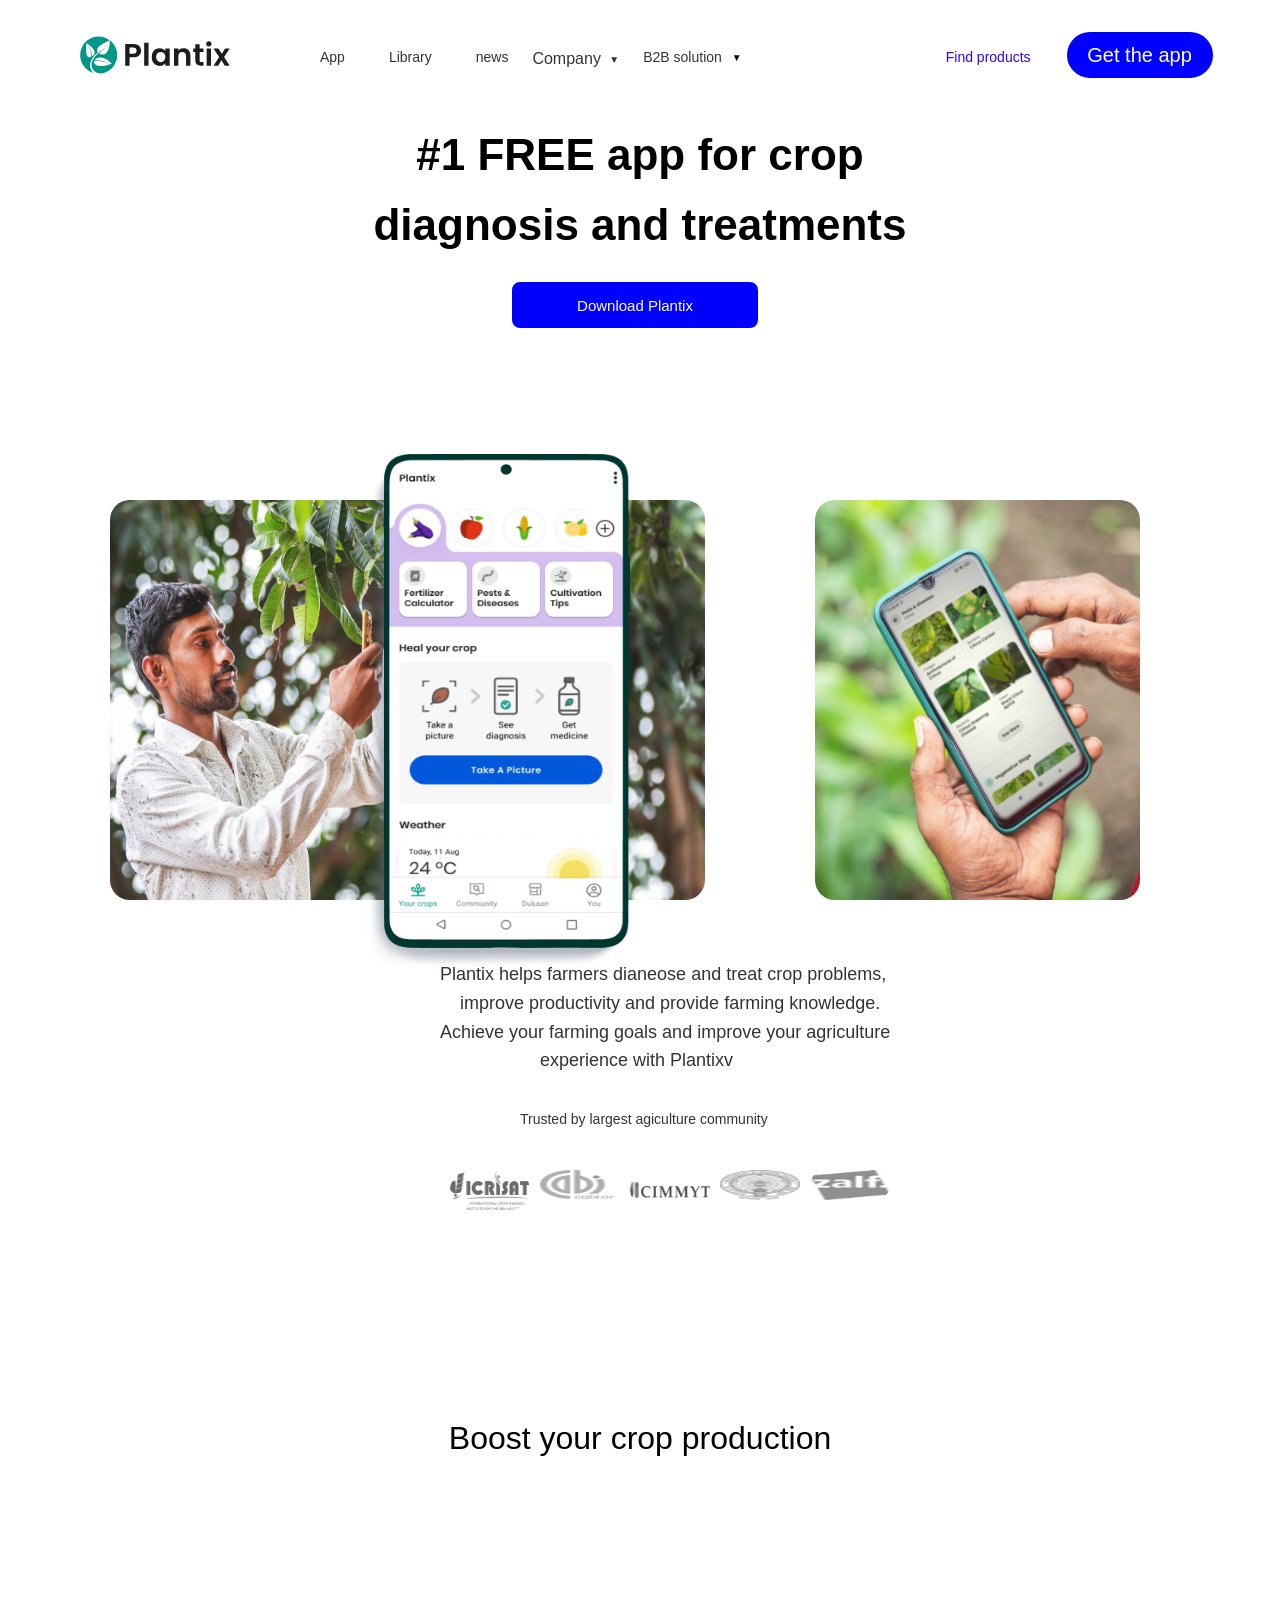
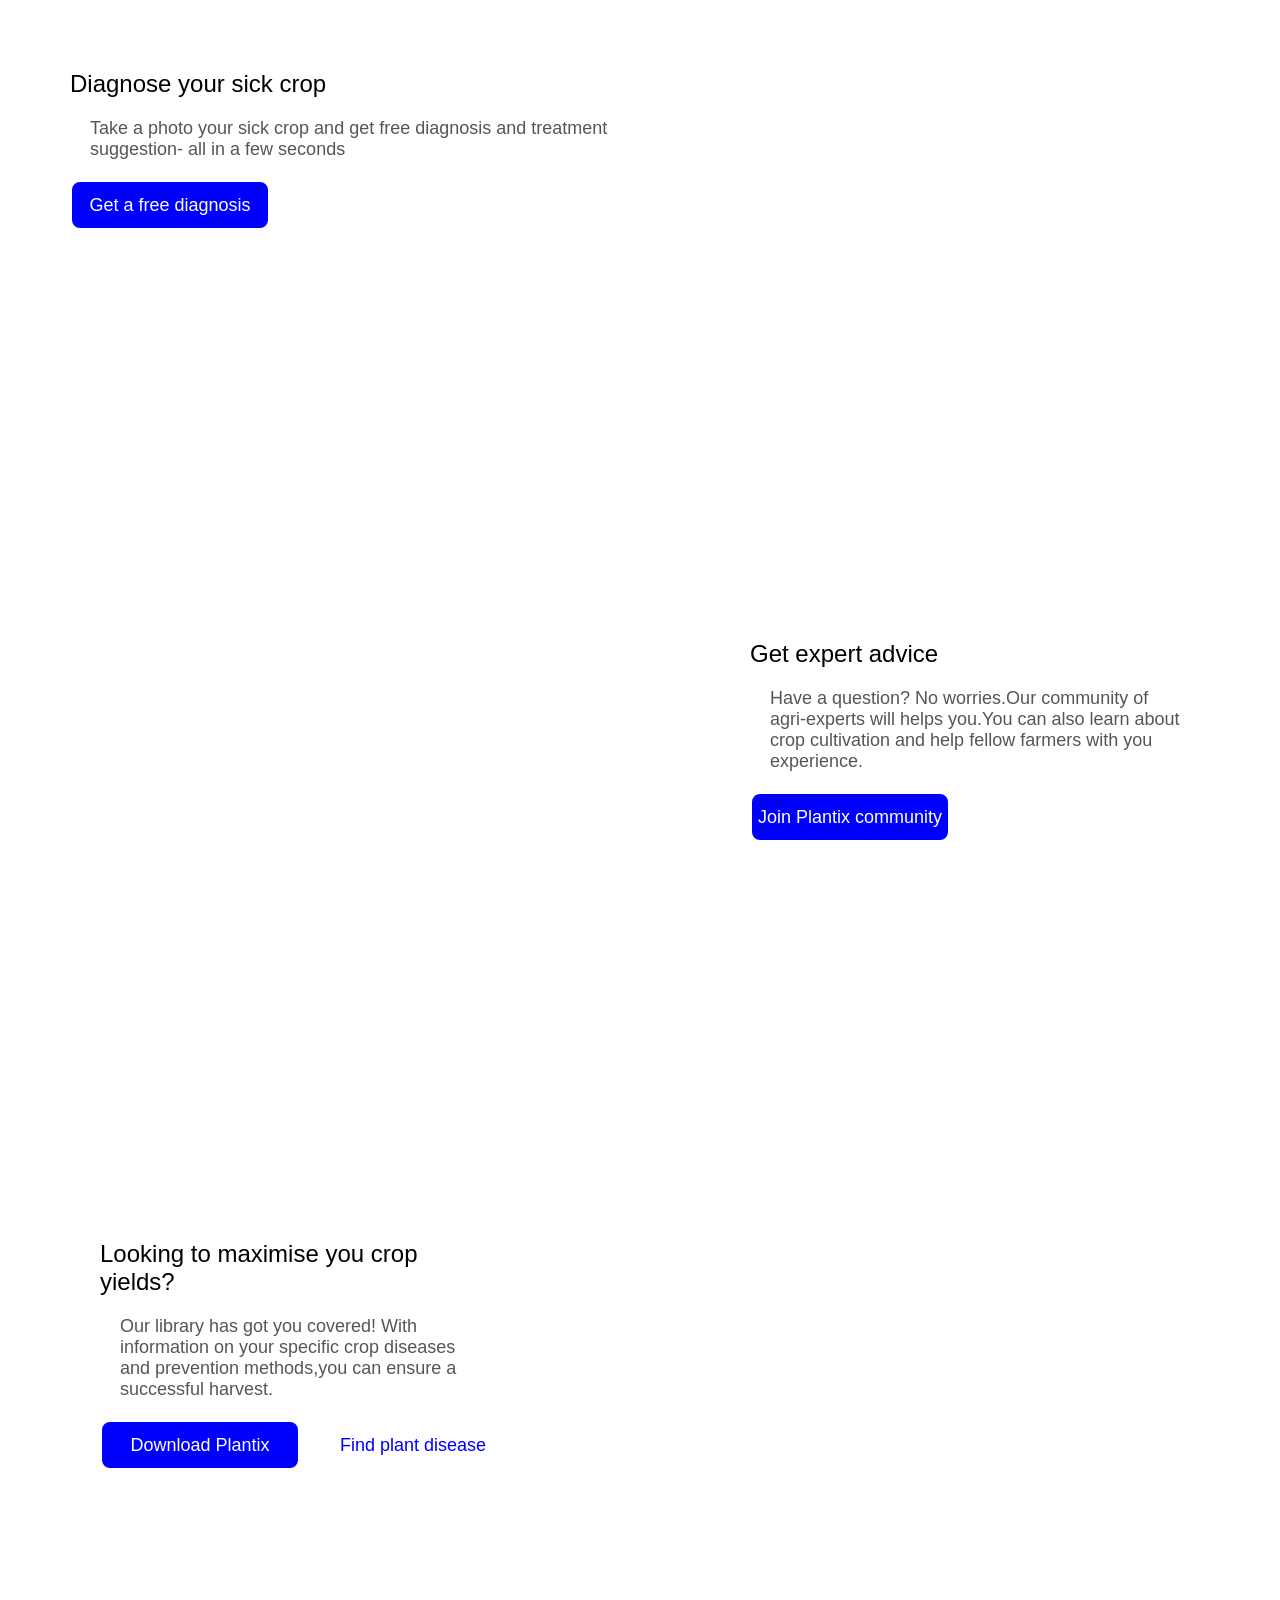
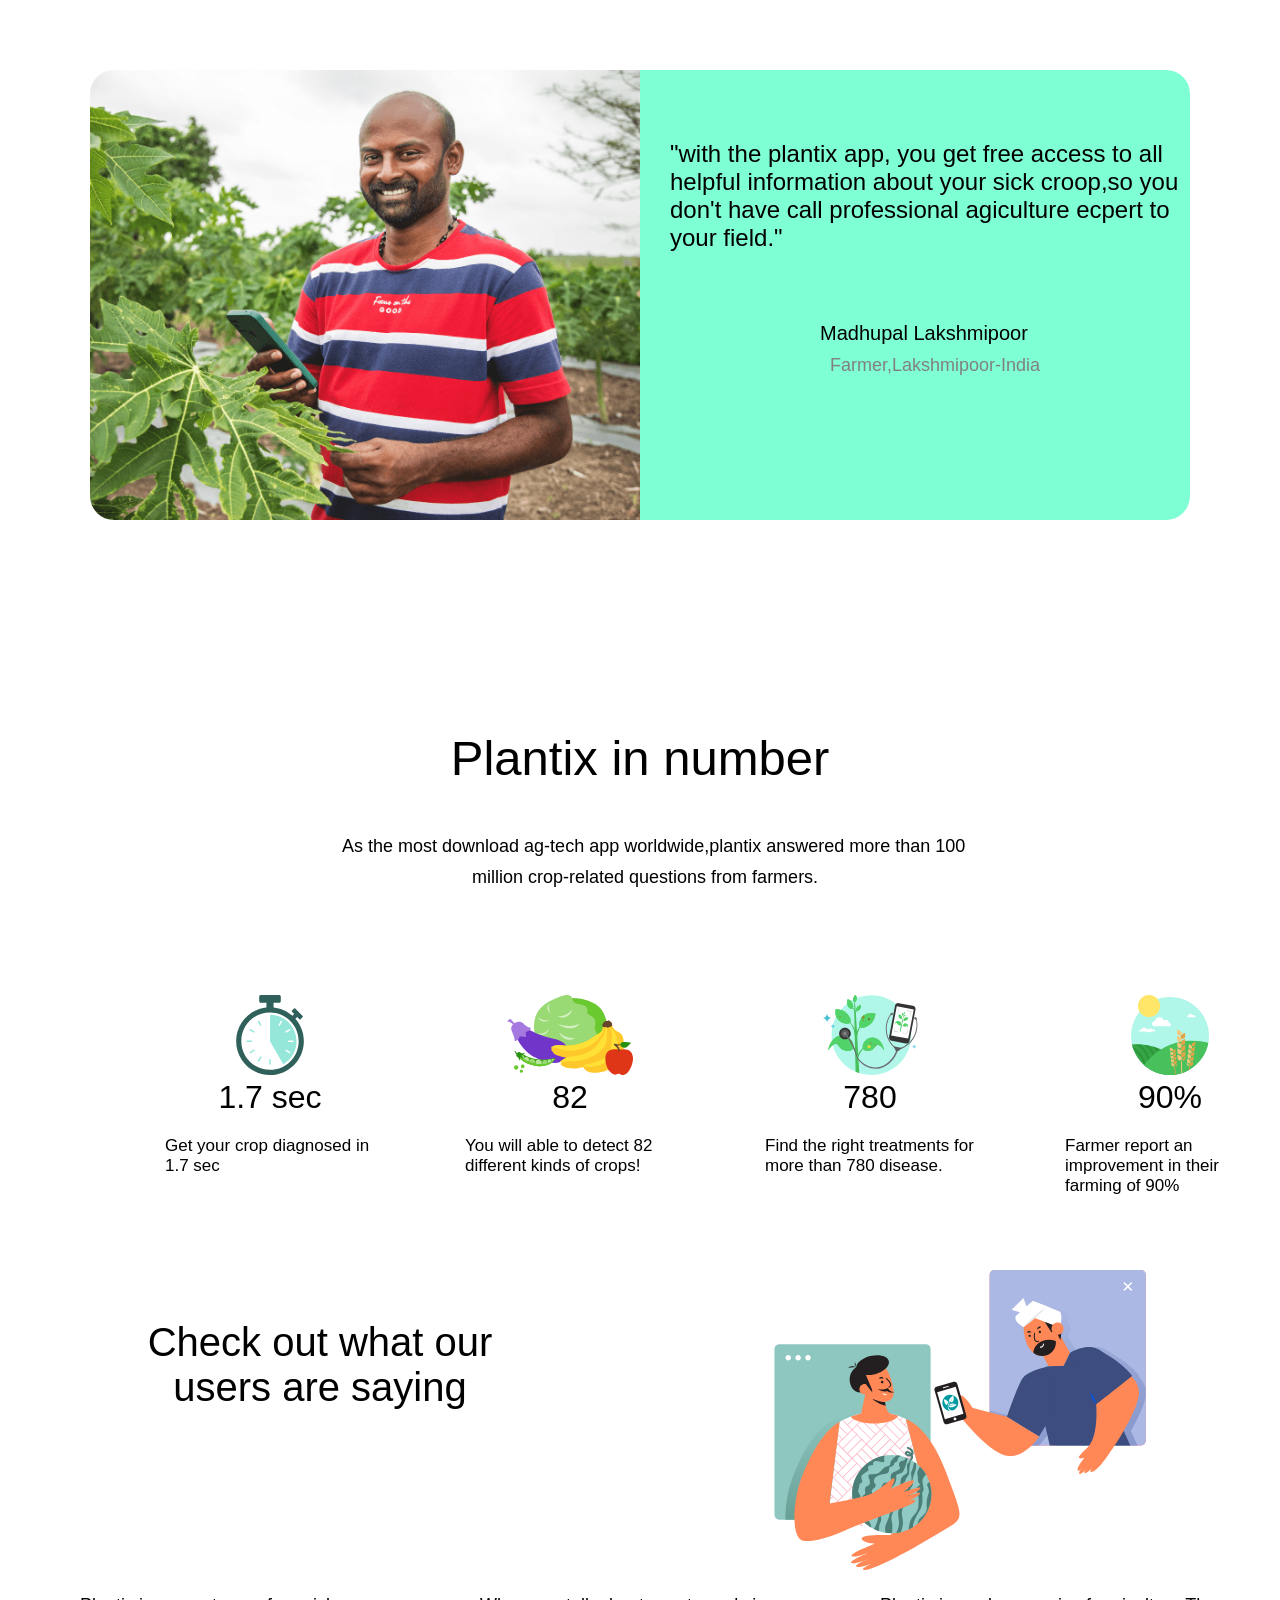
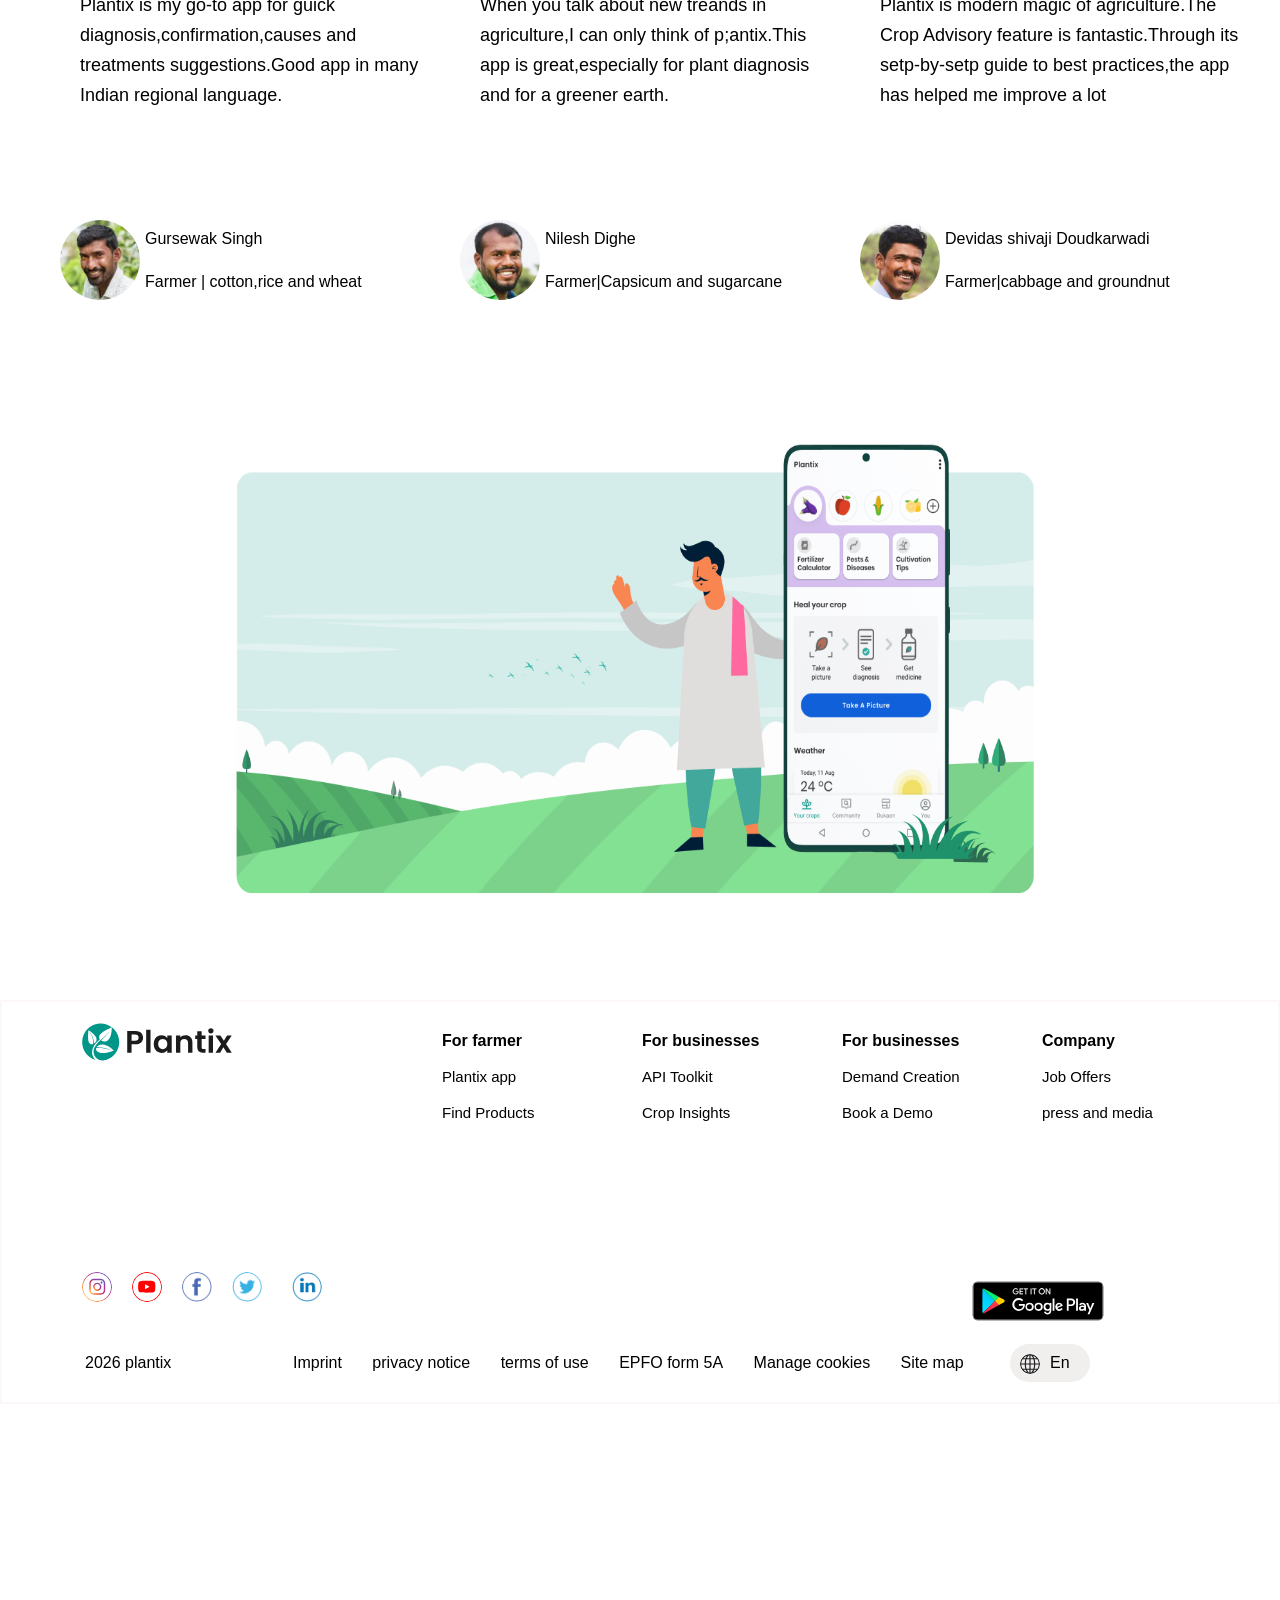
<file: index.html>
<!DOCTYPE html>
<html lang="en">
<head>
    <meta charset="UTF-8">
    <meta name="viewport" content="width=device-width, initial-scale=1.0">
    <title>Plantix</title>
    <link rel="stylesheet" href="./index.css">
</head>
<body>
    <nav>
        <div class="nav1">
            <div class="logo">
                <a href="./index.html" target="_blank">
                    <img  src="./plantix-logo-color-en.svg" alt="">
                </a>
            </div>
            <a class="anger">App</a>
            <a class="anger">Library</a>
            <a class="anger">news</a>
            <div class="dropdown">
            <a class="anchor dropdown-toggle">Company <span class="arrow">▼</span></a >
            <div class="dropdown-menu">
                <a href="./about.html" target="_blank">About us</a>
                <a href="./complaince.html" target="_blank">Compliance</a>
            </div>
            </div>
            <a class="anger">B2B solution</a><span class="arrow1">▼</span></a>
            <a class="find">Find products</a>
            <a class="anger"><button class="app">Get the app</button></a>
        </div>
    </nav>
    <div class="box">
        <div class="box1">
            <p class="free1"> #1 FREE app for crop</p>
            <p class="free2">diagnosis and treatments</p>
            <button class="bu1">Download Plantix</button>
        </div>
    </div>
    <div class="main">
        <div class="box2">
            <img src="./hero-farmer-cut-india.png">
            <div class="box4">
                <img src="./homescreen-en.png">
            </div>   
        </div>
        <div class="box3">
            <img src="./hero-phone-en.png">
        </div>     
    </div>
    <div class="main1">
         <div class="text">
            <a class="ang112"> Plantix helps farmers dianeose and treat crop problems,</a><br>
            <a class="ang212">improve productivity and provide farming knowledge.</a><br>
            <a class="ang312">Achieve your farming goals and improve your agriculture</a><br>
            <a class="ang412">experience with Plantixv</a><br><br>
            <a class="ang512">Trusted by largest agiculture community</a>
         </div> 
        <div class="box5">
            <div class="box6">
                <img src="./investor-1.png">
            </div>
            <div class="box7">
                <img src="./investor-2.png">
            </div>
            <div class="box6">
                <img src="./investor-3.png">
            </div>
            <div class="box7">
                <img src="./investor-4.png">
            </div>
            <div class="box7">
                <img src="./investor-5.png">
            </div>
        </div>
    </div>
    <div class="main2">
        <div class="boxs" ><h1>Boost your crop production</h1></div>
        <div class="box10">
            <div class="box8">
                <h2>Diagnose your sick crop</h2>
                <p class="para">Take a photo your sick crop and get free diagnosis and treatment suggestion- all in a few seconds</p>
                <button class="bu2">Get a free diagnosis</button>
            </div>
            <div class="box9">
                <video autoplay muted loop>
                    <source src="./farmer-app-screen-1.mp4" type="video/mp4">
                </video>
            </div>
        </div>   
    </div>
    <div class="main3">
        <div class="box11">
            <video autoplay muted loop>
                    <source src="./farmer-app-screen-3.mp4" type="video/mp4">
            </video>
        </div>
        <div class="box12">
            <h2>Get expert advice</h2>
            <p class="text1">Have a question? No worries.Our community of agri-experts will helps you.You can also learn about crop cultivation and help fellow farmers with you experience.</p>
            <button class="bu2">Join Plantix community</button>
        </div>
    </div>
    <div class="main4">
        <div class="box13">
            <h2>Looking to maximise you crop yields?</h2>
            <p class="text1">Our library has got you covered! With information on your specific crop diseases and prevention methods,you can ensure a successful harvest.</p>
            <button class="bu2">Download Plantix</button><a class="mugil">Find plant disease</a>
        </div>
        <div class="box14">
            <video autoplay muted loop>
                    <source src="./farmer-app-screen-4.mp4" type="video/mp4">
            </video>
        </div>
    </div>
    <div class="main5">
        <div class="main6">
        <div class="box15">
            <img  class="farm" src="./farmer-pic-1.png">
        </div>
        <div class="box16">
            <h2 class="text2">"with the plantix app, you get free access to all helpful information about your  sick croop,so you don't have call professional agiculture ecpert to your field."</h2>
            <h3 class="text3">Madhupal Lakshmipoor</h3>
            <a class="text4">Farmer,Lakshmipoor-India</a>
        </div>
        </div>
    </div>
    <div class="main7">
        <div class="box17">
            <h1 class="heading">Plantix in number</h1>
            <a class="text5">As the most download ag-tech app worldwide,plantix answered more than 100</a>
            <p class="text6">million crop-related questions from farmers.</p>
        </div>
        <div class="box18">
            <div class="pic">
                <img src="./fact-diagnose.svg" alt="">
                <h1>1.7 sec</h1>
                <p class="text7">Get your crop diagnosed in 1.7 sec</p>
            </div>
            <div class="pic">
                <img src="./fact-crops.svg" alt="">
                <h1>82</h1>
                <p class="text8">You will able to detect 82 different kinds of crops!</p>
            </div>
            <div class="pic">
                <img src="./fact-treatment3.svg" alt="">
                <h1>780</h1>
                <p class="text9">Find the right treatments for more than 780 disease.</p>
            </div>
            <div class="pic">
                <img src="./fact-farming4.svg" alt="">
                <h1>90%</h1>
                <p class="text10">Farmer report an improvement in their farming of 90%</p>
            </div>
        </div>
    </div>
    <div class="main8">
        <div class="box19">
            <h1 class="head">Check out what our</h1>
            <h1 class="head">users are saying</h1>
        </div>
        <div class="box20">
            <img src="./farmer-retailer.svg" alt="">
        </div>
    </div>
    <div class="main9">
        <div class="head1">
            <p class="heading2">Plantix is my go-to app for guick diagnosis,confirmation,causes and treatments suggestions.Good app in many Indian regional language.</p>
        </div>
        <div class="head1">
            <p class="heading2">When you talk about new treands in agriculture,I can only think of p;antix.This app is great,especially for plant diagnosis and for a greener earth.</p>
        </div>
        <div class="head1">
            <p class="heading2">Plantix is modern magic of agriculture.The Crop Advisory feature is fantastic.Through its setp-by-setp guide to best practices,the app has helped me improve a lot</p>
        </div>
    </div>
    <div class="main10">
            <div class="head2">
                <div class="pic2">
                    <img class="border" src="./user2.jpg" alt="">
                </div>
                <h3 class="topic">Gursewak Singh</h3>
                <a class="topic1">Farmer | cotton,rice and wheat
                </a>
            </div>
            <div class="head2">
                <div class="pic2">
                    <img class="border" src="./user1.jpg" alt="">
                </div>
                <h3 class="topic">Nilesh Dighe</h3>
                <a class="topic1">Farmer|Capsicum and sugarcane</a>
            </div>
            <div class="head2">
                <div class="pic2">
                    <img class="border" src="./user3.jpg" alt="">
                </div>
                <h3 class="topic">Devidas shivaji Doudkarwadi</h3>
                <a class="topic1">Farmer|cabbage and groundnut</a>
            </div>
    </div>
    <div class="main11">
        <img src="./download-cta-illustration-en (1).png">
    </div>
    <footer class="footer1">
        <div class="topic2">
            <div class="plant1">
                <a href="./index.html" target="_blank">
                    <img  src="./plantix-logo-color-en.svg" alt="" >
                </a>
            </div>
            <div class="leter1">
                <div class="div1">
                    <h3 class="text12">For farmer</h3><br>
                    <a href="./index.html" target="_blank" class="text13">Plantix app</a><br><br>
                    <a class="text13">Find Products</a><br><br>
                </div>
                <div class="div1">
                    <h3 class="text12">For businesses</h3><br>
                    <a class="text13">API Toolkit</a><br><br>
                    <a class="text13">Crop Insights</a><br><br>
                </div>
                <div class="div1">
                    <h3 class="text12">For businesses</h3><br>
                    <a class="text13">Demand Creation</a><br><br>
                    <a href="demo.html" target="_blank" class="text13">Book a Demo</a><br><br>
                </div>
                <div class="div1">
                    <h3 class="text12">Company</h3><br>
                    <a href="./jobs.html" target="_blank"  class="text13">Job Offers</a><br><br>
                    <a class="text13">press and media</a><br><br>
                </div>
            </div>
        </div>
        <div class="topic3">
            <div class="div2">
                <a href="https://www.instagram.com/plantixapp/?hl=en" targe="_blank">
                    <img src="./instagram-icon.svg" alt="">
                </a>
            </div>
            <div class="div3">
                <a href="https://www.youtube.com/c/PlantixNet" target="_blank">
                    <img class="im1" src="./youtube-icon.svg" alt="">
                </a>
            </div>
            <div class="div4">
                <a href="https://www.facebook.com/Plantix" target="_blank">
                    <img src="./facebook.png" alt="">
                </a>
            </div>
            <div class="div5">
                <a href="https://x.com/plantixapp?lang=en" target="_blank">
                    <img src="./twt-icon.png" alt="">
                </a>
            </div>
            <div class="div6">
                <a href="https://www.linkedin.com/company/plantix" target="_blank">
                    <img src="./link-icon.png" alt="">
                </a></a>
            </div>
            <div class="div7">
                <img src="./google-play-badge-en.svg" alt="">
            </div>
        </div>
    </footer>
    <div class="main12">
        <div class="div8">
            <a class="texter">2026 plantix</a>
        </div>
        <div class="div9">
            <a href="./imprint.html" target="_blank" class="texter3">Imprint</a>
            <a class="texter3">privacy notice</a>
            <a class="texter3">terms of use</a>
            <a href="./epfo.html" target="_blank" class="texter3"> EPFO form 5A</a>
            <a class="texter3">Manage cookies</a>
            <a href="./sitemap.html" target="_blank"  class="texter3">Site map</a>
        </div>
        <div class="div10">
            <div class="texter1">
                <img src="./world.svg" alt="">
            </div>
            <a class="texter2">En</a>
        </div>
    </div>
</body>
</html>
</file>
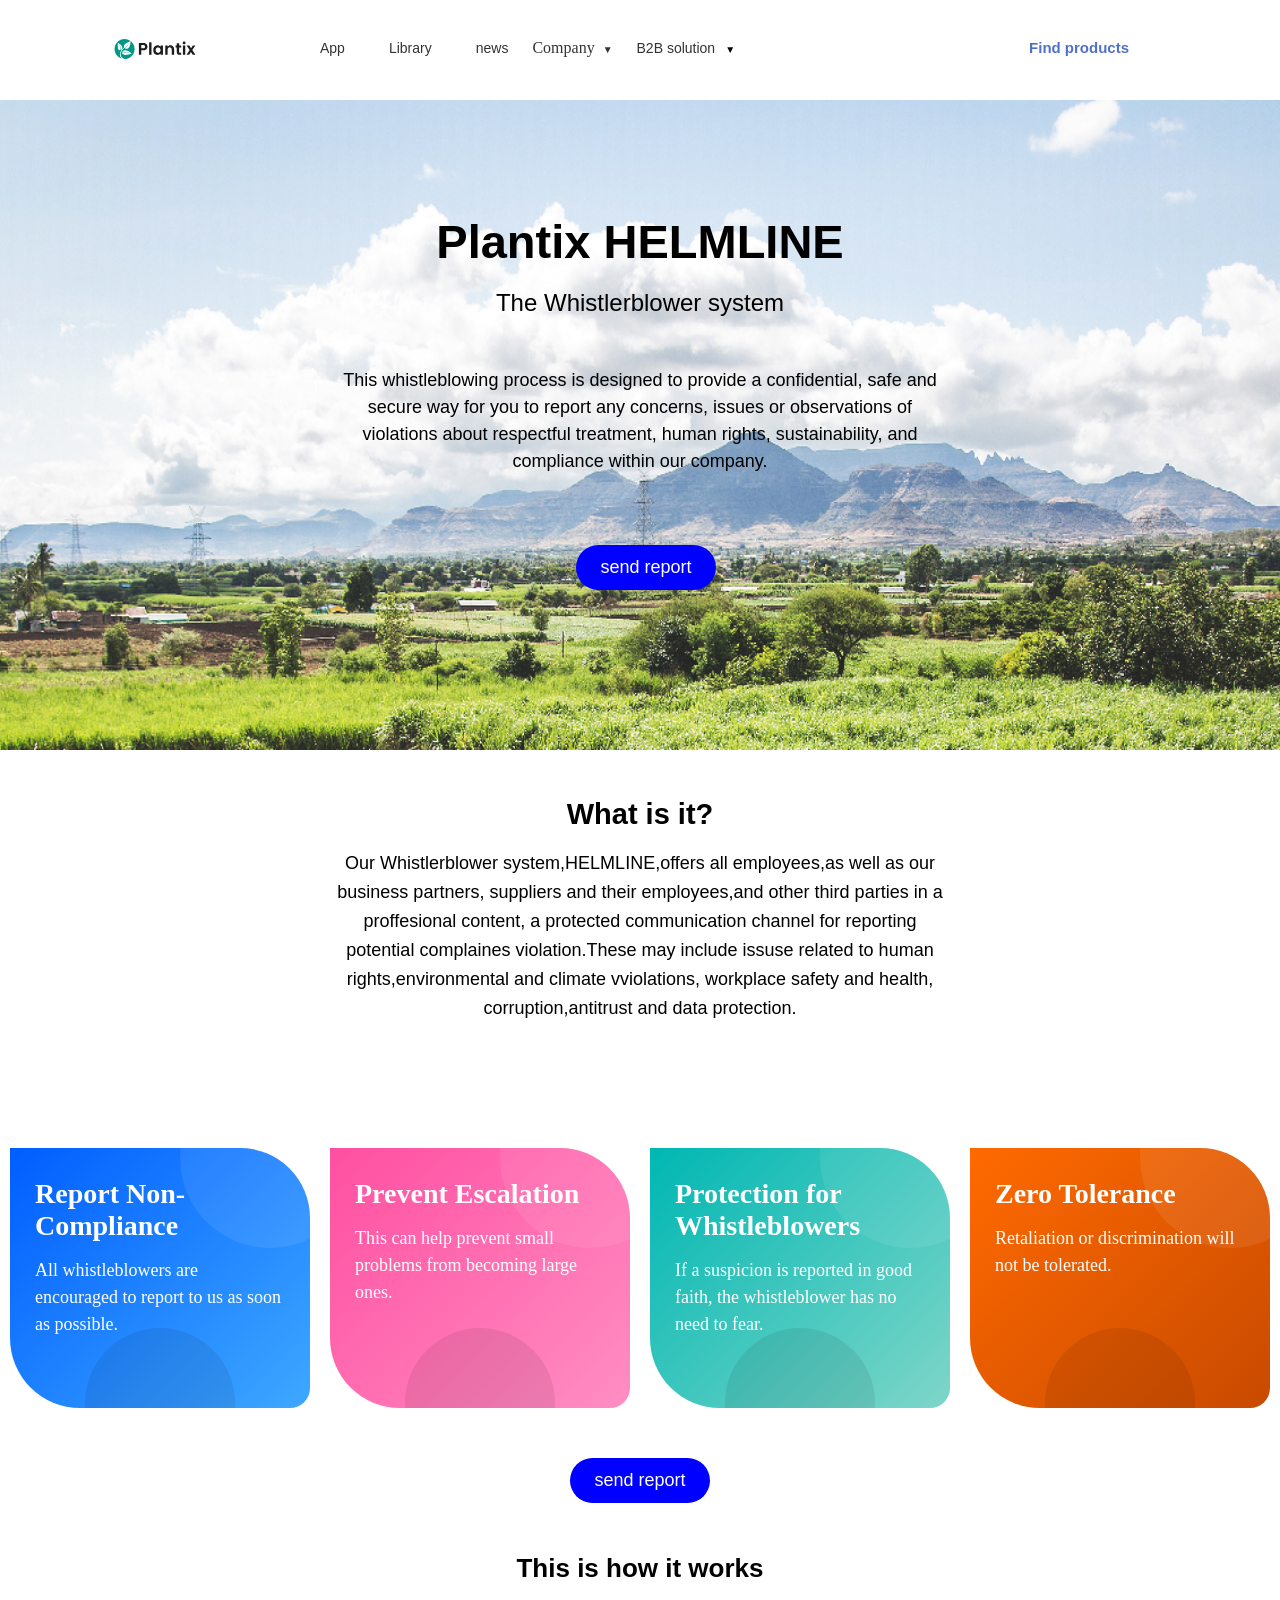
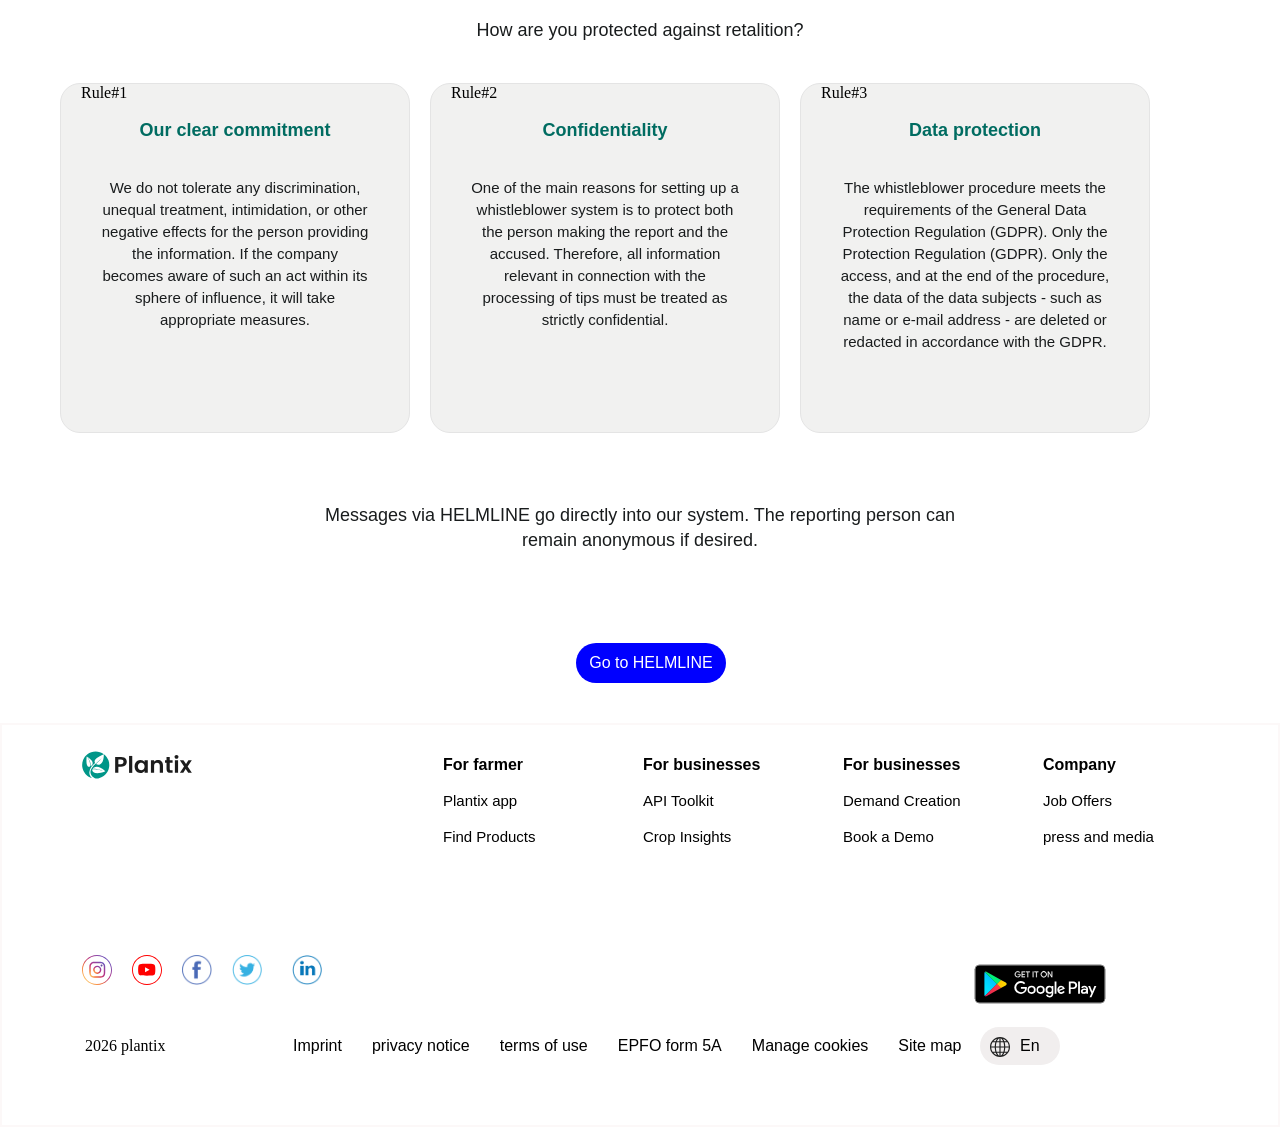
<file: complaince.html>
<!DOCTYPE html>
<html lang="en">
<head>
    <meta charset="UTF-8">
    <meta name="viewport" content="width=device-width, initial-scale=1.0">
    <title>complaince</title>
    <link rel="stylesheet" href="./complaince.css">
</head>
<body>
    <nav>
        <div class="nav1">
            <div class="logo">
                <a href="./index.html" target="_blank">
                    <img  src="./plantix-logo-color-en.svg" alt="">
                </a>
            </div>
            <a class="anger">App</a>
            <a class="anger">Library</a>
            <a class="anger">news</a>
            <div class="dropdown">
            <a class="anchor dropdown-toggle">Company <span class="arrow">▼</span></a >
            <div class="dropdown-menu">
            <a href="./about.html" target="_blank">About us</a>
            <a href="./complaince.html">Compliance</a>
            </div>
            </div>
            <a class="anger">B2B solution</a><span class="arrow1">▼</span></a>
            <a class="find">Find products</a>
        </div>
    </nav>
    <div class="main">
        <img src="./whistleblower-background.png" alt="">
        <h1 class="comp">Plantix HELMLINE</h1>
        <h2 class="system">The Whistlerblower system</h2>
        <p class="let">This whistleblowing process is designed to provide a confidential, safe and</p>
        <p class="let">secure way for you to report any concerns, issues or observations of</p>
        <p class="let">violations about respectful treatment, human rights, sustainability, and</p>
        <p class="let">compliance within our company.</p>
        <div class="send">
            <p class="report">send report</p>
        </div>
    </div>
    <div class="maindiv">
        <h2 class="the">What is it?</h2><br>
        <p class="para1">Our Whistlerblower system,HELMLINE,offers all employees,as well as our</p>
        <p class="para1">business partners, suppliers and their employees,and other third parties in a</p>
        <p class="para1">proffesional content, a protected communication channel for reporting</p>
        <p class="para1">potential complaines violation.These may include issuse related to human</p>
        <p class="para1">rights,environmental and climate vviolations, workplace safety and health,</p>
        <p class="para1">corruption,antitrust and data protection.</p>
    </div>
<div class="container">

    <div class="card blue">
        <h3>Report Non-Compliance</h3>
        <p>
            All whistleblowers are encouraged to report to us as soon as possible.
        </p>
    </div>

    <div class="card pink">
        <h3>Prevent Escalation</h3>
        <p>
            This can help prevent small problems from becoming large ones.
        </p>
    </div>

    <div class="card green">
        <h3>Protection for Whistleblowers</h3>
        <p>
            If a suspicion is reported in good faith, the whistleblower has no need to fear.
        </p>
    </div>

    <div class="card orange">
        <h3>Zero Tolerance</h3>
        <p>
            Retaliation or discrimination will not be tolerated.
        </p>
    </div>
    <div class="send1">
        <p class="report1">send report</p>
    </div>
    </div>
    <div class="maindiv1">
        <div class="side">
            <h2 class="work">This is how it works</h2><br><br>
            <p class="protect">How are you protected against retalition?</p>
            </div>
        <div class="side1">    
        <div class="rule12">
            <p class="rule11">Rule#1</p><br>
            <p class="rule2">Our clear commitment</p><br><br>
            <p class="rule3">We do not tolerate any discrimination,</p>
            <p class="rule3">unequal treatment, intimidation, or other</p>
            <p class="rule3">negative effects for the person providing</p>
            <p class="rule3">the information. If the company</p>
            <p class="rule3">becomes aware of such an act within its</p>
            <p class="rule3">sphere of influence, it will take</p>
            <p class="rule3">appropriate measures.</p>
        </div>
        <div class="rule12">
            <p class="rule11">Rule#2</p><br>
            <p class="rule2">Confidentiality</p><br><br>
            <p class="rule3">One of the main reasons for setting up a</p>
            <p class="rule3">whistleblower system is to protect both</p>
            <p class="rule3">the person making the report and the</p>
            <p class="rule3">accused. Therefore, all information</p>
            <p class="rule3">relevant in connection with the</p>
            <p class="rule3">processing of tips must be treated as</p>
            <p class="rule3">strictly confidential.</p>
        </div>
        <div class="rule12">
            <p class="rule11">Rule#3</p><br>
            <p class="rule2">Data protection</p><br><br>
            <p class="rule3">The whistleblower procedure meets the</p>
            <p class="rule3">requirements of the General Data</p>
            <p class="rule3">Protection Regulation (GDPR). Only the</p>
            <p class="rule3">Protection Regulation (GDPR). Only the</p>
            <p class="rule3">access, and at the end of the procedure,</p>
            <p class="rule3">the data of the data subjects - such as</p>
            <p class="rule3">name or e-mail address - are deleted or</p>
            <p class="rule3">redacted in accordance with the GDPR.</p>
        </div>
        </div>
    </div>
    <div class="maindiv2">
        <div class="line">
            <p class="line2">Messages via HELMLINE go directly into our system. The reporting person can</p>
            <p class="line2">remain anonymous if desired.</p>
        </div>
        <div class="got">Go to HELMLINE</div>
    </div>
    <footer class="footer1">
        <div class="topic2">
            <div class="plant1">
                <a href="./index.html" target="_blank">
                    <img  src="./plantix-logo-color-en.svg" alt="">
                </a>
            </div>
            <div class="leter1">
                <div class="div1">
                    <h3 class="text12">For farmer</h3><br>
                    <a href="./index.html" target="_blank" class="text13">Plantix app</a><br><br>
                    <a class="text13">Find Products</a><br><br>
                </div>
                <div class="div1">
                    <h3 class="text12">For businesses</h3><br>
                    <a class="text13">API Toolkit</a><br><br>
                    <a class="text13">Crop Insights</a><br><br>
                </div>
                <div class="div1">
                    <h3 class="text12">For businesses</h3><br>
                    <a class="text13">Demand Creation</a><br><br>
                    <a href="./demo.html" target="_blank" class="text13">Book a Demo</a><br><br>
                </div>
                <div class="div1">
                    <h3 class="text12">Company</h3><br>
                    <a href="./jobs.html" target="_blank" class="text13">Job Offers</a><br><br>
                    <a class="text13">press and media</a><br><br>
                </div>
            </div>
        </div>
        <div class="topic3">
            <div class="div2">
                <img src="./instagram-icon.svg">
            </div>
            <div class="div3">
                <img src="./youtube-icon.svg" alt="">
            </div>
            <div class="div4">
                <img src="./facebook.png" alt="">
            </div>
            <div class="div5">
                <img src="./twt-icon.png" alt="">
            </div>
            <div class="div6">
                <img src="./link-icon.png" alt="">
            </div>
            <div class="div7">
                <img src="./google-play-badge-en.svg" alt="">
            </div>
        </div>
    </footer>
    <div class="main12">
        <div class="div8">
            <a class="texter">2026 plantix</a>
        </div>
        <div class="div9">
            <a href="./imprint.html" target="_blank" class="texter3">Imprint</a>
            <a class="texter3">privacy notice</a>
            <a class="texter3">terms of use</a>
            <a href="./epfo.html" target="_blank" class="texter3"> EPFO form 5A</a>
            <a class="texter3">Manage cookies</a>
            <a href="./sitemap.html" target="_blank"  class="texter3">Site map</a>
        </div>
        <div class="div10">
            <div class="texter1">
                <img src="./world.svg" alt="">
            </div>
            <a class="texter2">En</a>
        </div>
    </div>
</body>
</html>
</file>
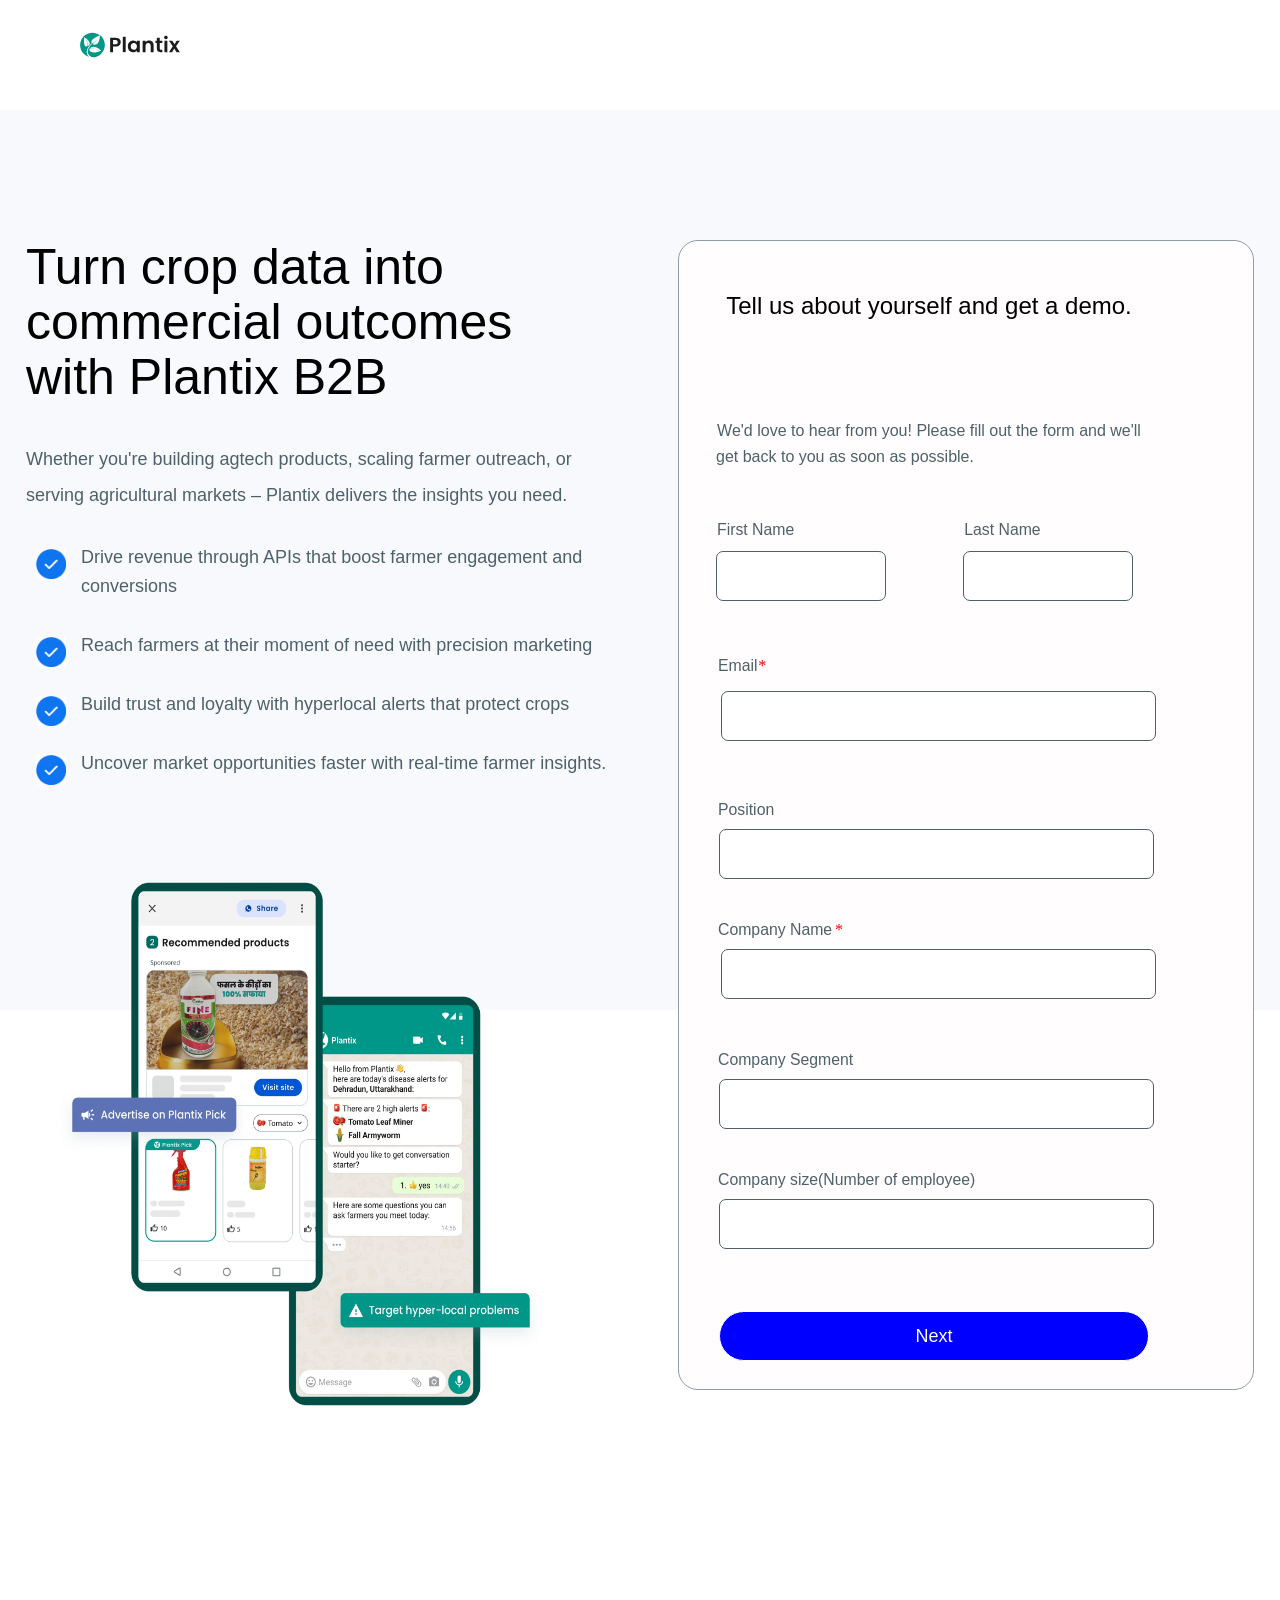
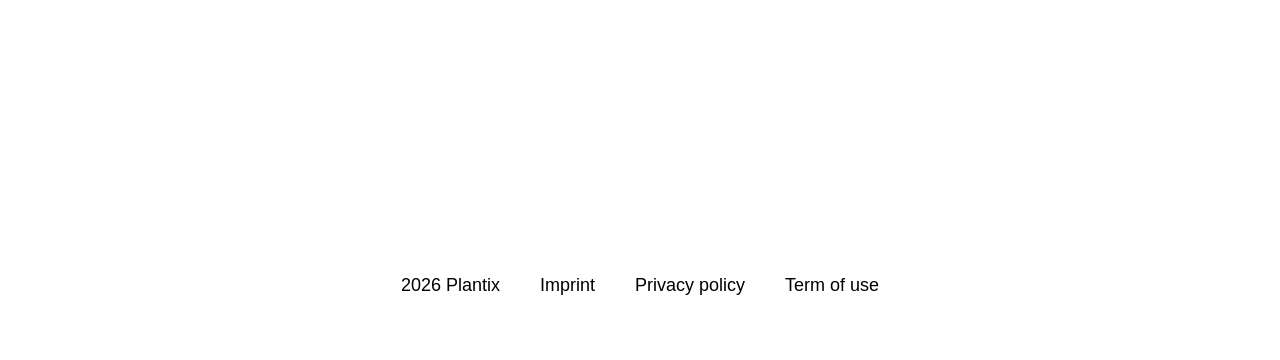
<file: demo.html>
<!DOCTYPE html>
<html lang="en">
<head>
    <meta charset="UTF-8">
    <meta name="viewport" content="width=device-width, initial-scale=1.0">
    <title> Book Demo</title>
    <link rel="stylesheet" href="./demo.css">
</head>
<body>
    <div class="plantix">
        <div class="logo">
            <a href="./index.html" target="_blank">
                <img  src="./plantix-logo-color-en.svg" alt="">
            </a>
        </div>
    </div>
    <div class="container">
        <div class="container1">
            <div class="divc1">
                <h1 class="turn">Turn crop data into</h1>
                <h1 class="turn">commercial outcomes</h1>
                <h1 class="turn">with Plantix B2B</h1><br><br>
                <p class="turn1">Whether you're building agtech products, scaling farmer outreach, or</p>
                <p class="turn1">serving agricultural markets – Plantix delivers the insights you need.</p><br><br>
                <div class="tick">
                    <img src="./tick.jpeg">
                </div>
                <p class="let">Drive revenue through APIs that boost farmer engagement and</p>
                <p class="let"> conversions</p>
                <div class="tick">
                    <img src="./tick.jpeg">
                </div>
                <p class="let">Reach farmers at their moment of need with precision marketing</p>
                <div class="tick">
                    <img src="./tick.jpeg">
                </div>
                <p class="let">Build trust and loyalty with hyperlocal alerts that protect crops</p>
                <div class="tick">
                    <img src="./tick.jpeg">
                </div>
                <p class="let">Uncover market opportunities faster with real-time farmer insights.</p>
                <div class="pic">
                    <img src="./hubspot form 3 (1).webp" alt="">
                </div>
            </div>
            <div class="divc2">
                <div class="tell">
                    <p class="tell1">Tell us about yourself and get a demo.</p>
                </div>
                <div class="hear">
                    <p clas="hear1">We'd love to hear from you! Please fill out the form and we'll</p>
                </div>
                <div class="hears">
                    <p clas="hear2">get back to you as soon as possible.</p>
                </div>
                <div class="fname">
                    <p class="fname1">First Name</p>
                    <input class="inp"  type="text">
                    <p class="fname1">Last Name</p>
                    <input class="inp" type="text">
                </div>
                <div class="email">
                    <a class="em">Email</a><a class="str">*</a>
                    <input class="email1" type="text">
                </div>
                <div class="input12">
                    <p class="positi">Position</p>
                    <input class="posi" type="text">
                </div>
                <div class="company">
                    <p  class="comp1">Company Name</p><a class="str1">*</a>
                    <input class="comp" type="text">
                </div>
                <div class="segment">
                    <p  class="comp2">Company Segment</p>
                    <input class="seg" type="text">
                </div>
                <div class="size">
                    <p  class="comp3">Company size(Number of employee)</p>
                    <input class="seg1" type="text">
                </div>
                <button class="bu22">Next</button>
            </div>
        </div>
    </div>
    <div class="container4">
        <a class="pla">2026 Plantix</a>
        <a href="./imprint.html" target="_blank" class="pla">Imprint</a>
        <a class="pla">Privacy policy</a>
        <a class="pla">Term of use</a>
    </div>
</body>
</html>
</file>
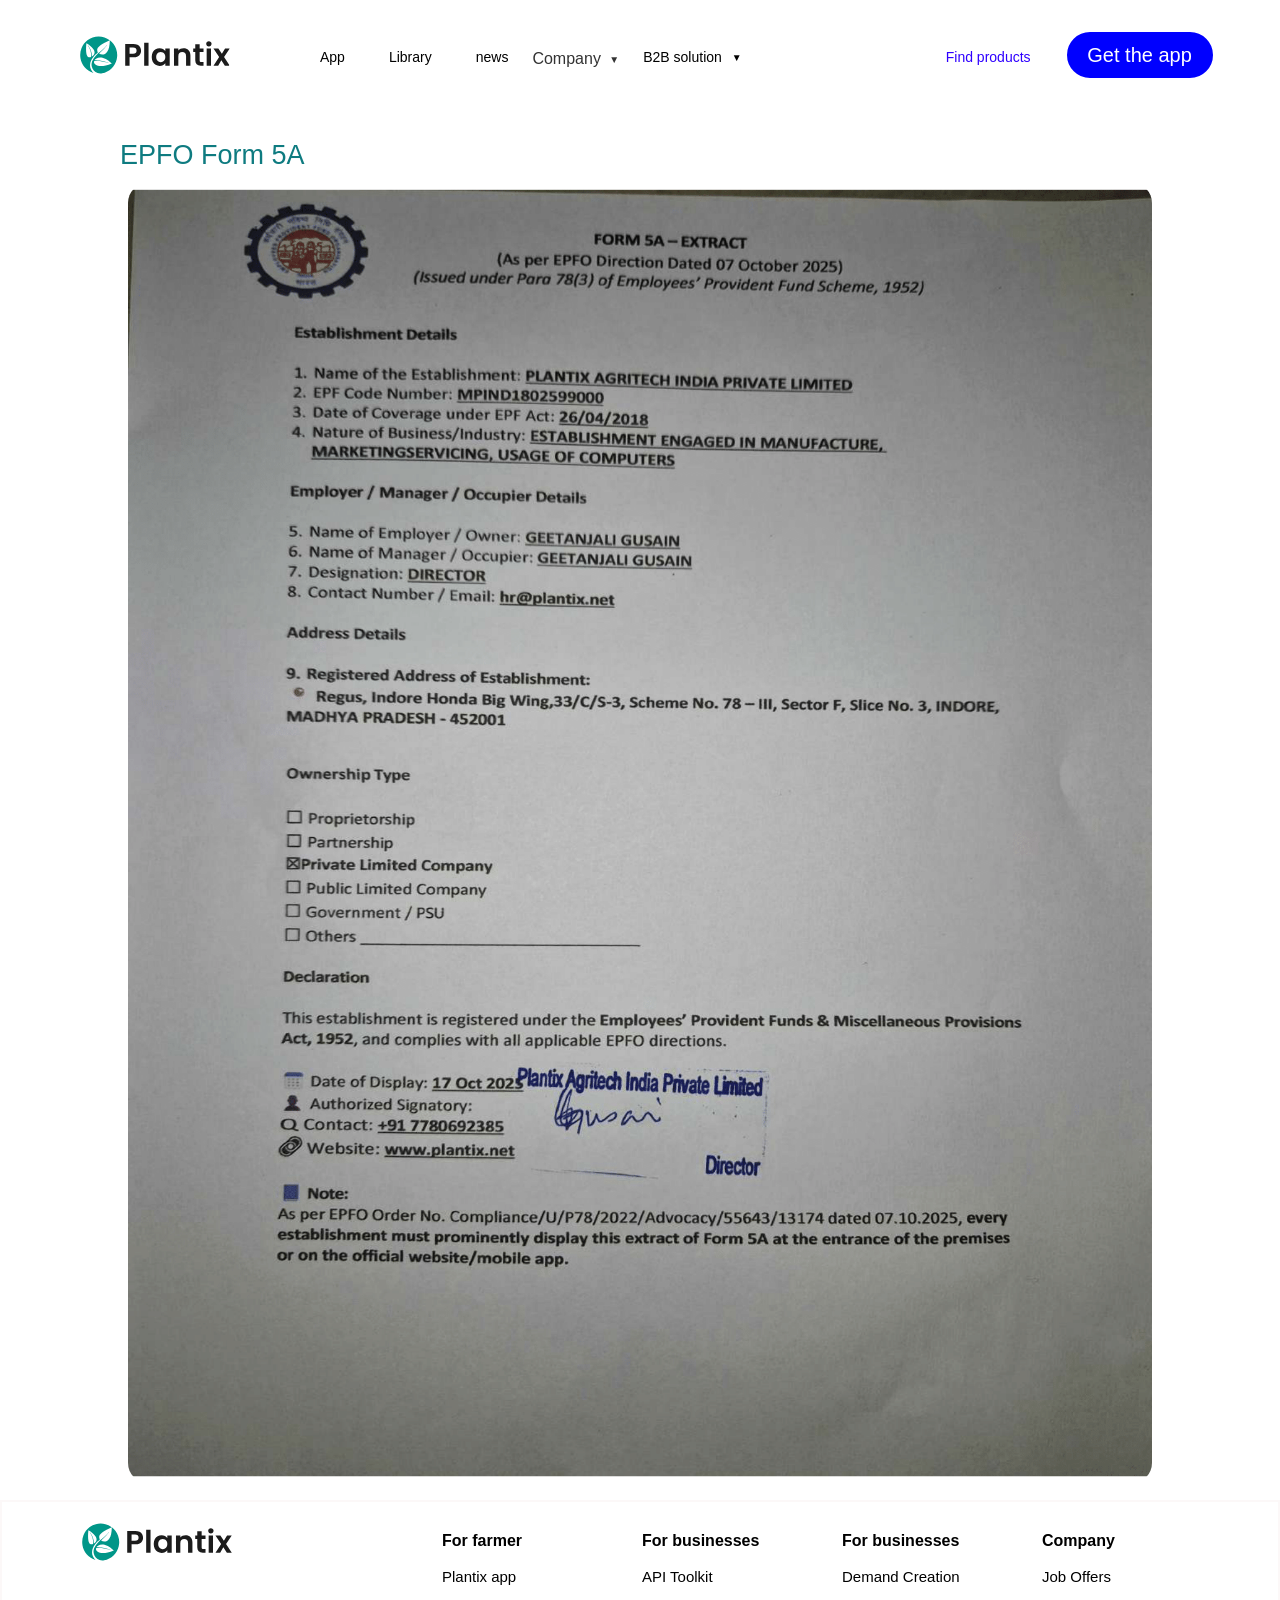
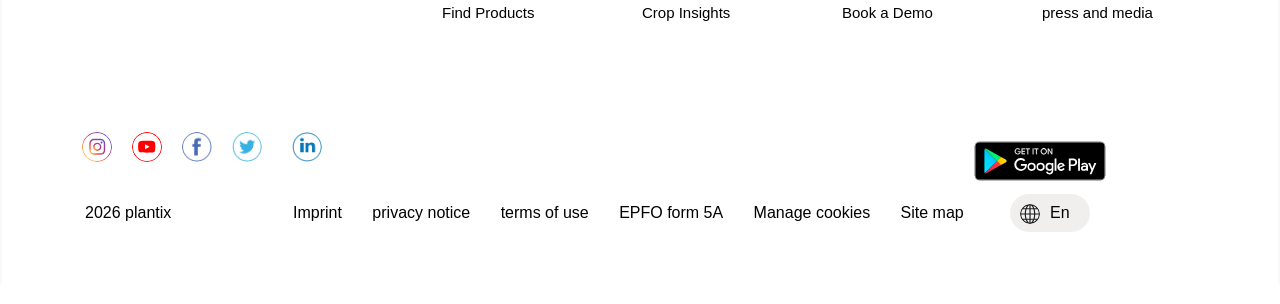
<file: epfo.html>
<!DOCTYPE html>
<html lang="en">
<head>
    <meta charset="UTF-8">
    <meta name="viewport" content="width=device-width, initial-scale=1.0">
    <title>EPFO Form</title>
    <link rel="stylesheet" href="./epfo.css">
</head>
<body>
    <nav>
        <div class="nav1">
            <div class="logo">
                <a href="./index.html" target="_blank">
                    <img  src="./plantix-logo-color-en.svg" alt="">
                </a>
            </div>
            <a class="anger">App</a>
            <a class="anger">Library</a>
            <a class="anger">news</a>
            <div class="dropdown">
            <a class="anchor dropdown-toggle">Company <span class="arrow">▼</span></a>
            <div class="dropdown-menu">
            <a href="./about.html" target="_blank">About us</a>
            <a href="./complaince.html">Compliance</a>
            </div>
            </div>
            <a class="anger">B2B solution</a><span class="arrow1">▼</span></a>
            <a class="find">Find products</a>
            <a class="anger"><button class="app">Get the app</button></a>
        </div>
    </nav>
    <div class="epfo">
        <h2 class="epfo1">EPFO Form 5A</h2>
    </div>
    <div class="container12">
        <img src="./epfo-form-5a.png" alt="">
    </div>
    <footer class="footer1">
        <div class="topic2">
            <div class="plant1">
                <a href="./index.html" target="_blank">
                    <img  src="./plantix-logo-color-en.svg" alt="">
                </a>
            </div>
            <div class="leter1">
                <div class="div1">
                    <h3 class="text12">For farmer</h3><br>
                    <a href="./plantix.html" target="_blank" class="text13">Plantix app</a><br><br>
                    <a class="text13">Find Products</a><br><br>
                </div>
                <div class="div1">
                    <h3 class="text12">For businesses</h3><br>
                    <a class="text13">API Toolkit</a><br><br>
                    <a class="text13">Crop Insights</a><br><br>
                </div>
                <div class="div1">
                    <h3 class="text12">For businesses</h3><br>
                    <a class="text13">Demand Creation</a><br><br>
                    <a href="demo.html" target="_blank" class="text13">Book a Demo</a><br><br>
                </div>
                <div class="div1">
                    <h3 class="text12">Company</h3><br>
                    <a href="./jobs.html" target="_blank"  class="text13">Job Offers</a><br><br>
                    <a class="text13">press and media</a><br><br>
                </div>
            </div>
        </div>
        <div class="topic3">
            <div class="div2">
                <a href="https://www.instagram.com/plantixapp/?hl=en" targe="_blank">
                    <img src="./instagram-icon.svg" alt="">
                </a>
            </div>
            <div class="div3">
                <a href="https://www.youtube.com/c/PlantixNet" target="_blank">
                    <img src="./youtube-icon.svg" alt="">
                </a>
            </div>
            <div class="div4">
                <a href="https://www.facebook.com/Plantix" target="_blank">
                    <img src="./facebook.png" alt="">
                </a>
            </div>
            <div class="div5">
                <a href="https://x.com/plantixapp?lang=en" target="_blank">
                    <img src="./twt-icon.png" alt="">
                </a>
            </div>
            <div class="div6">
                <a href="https://www.linkedin.com/company/plantix" target="_blank">
                    <img src="./link-icon.png" alt="">
                </a></a>
            </div>
            <div class="div7">
                <img src="./google-play-badge-en.svg" alt="">
            </div>
        </div>
    </footer>
    <div class="main12">
        <div class="div8">
            <a class="texter">2026 plantix</a>
        </div>
        <div class="div9">
            <a href="./imprint.html" target="_blank" class="texter3">Imprint</a>
            <a class="texter3">privacy notice</a>
            <a class="texter3">terms of use</a>
            <a href="./epfo.html" target="_blank" class="texter3"> EPFO form 5A</a>
            <a class="texter3">Manage cookies</a>
            <a href="./sitemap.html" target="_blank" class="texter3">Site map</a>
        </div>
        <div class="div10">
            <div class="texter1">
                <img src="./world.svg" alt="">
            </div>
            <a class="texter2">En</a>
        </div>
    </div>
</body>
</html>
</file>
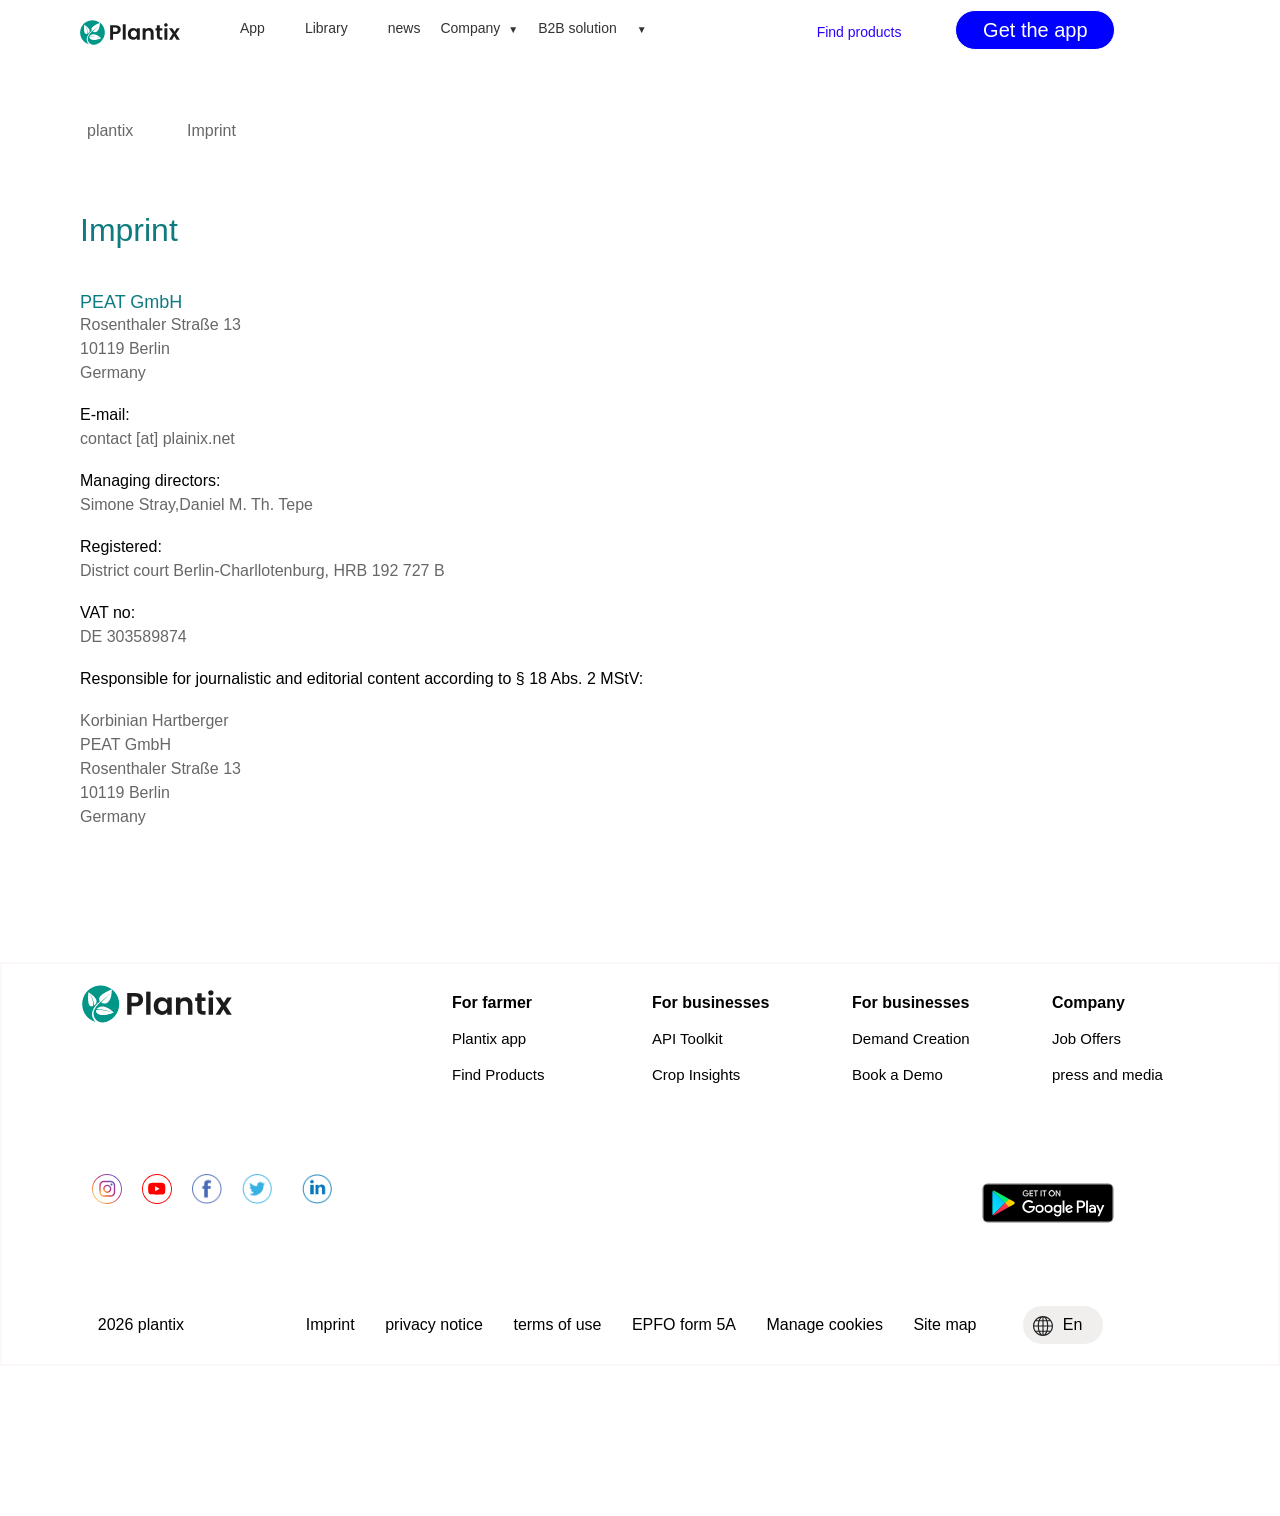
<file: imprint.html>
<!DOCTYPE html>
<html lang="en">
<head>
    <meta charset="UTF-8">
    <meta name="viewport" content="width=device-width, initial-scale=1.0">
    <title>Imprint</title>
    <link rel="stylesheet" href="./imprint.css">
</head>
<body>
    <nav>
        <div class="nav1">
            <div class="logo">
                <a href="./index.html" target="_blank">
                    <img  src="./plantix-logo-color-en.svg" alt="">
                </a>
            </div>
            <div class="cont">
                <a class="anger">App</a>
                <a class="anger">Library</a>
                <a class="anger">news</a>
            </div>
            <div class="dropdown">
                <a class="anchor dropdown-toggle">Company <span class="arrow">▼</span></a >
            <div class="dropdown-menu">
                <a href="./about.html" target="_blank">About us</a>
                <a href="./complaince.html">Compliance</a>
            </div>
            </div>
            <a class="anger">B2B solution</a><span class="arrow1">▼</span></a>
            <div class="fin">
            <a class="find">Find products</a>
            <a class="anger"><button class="app">Get the app</button></a>
            </div>
    </nav>
    <div class="pla1">
        <div class="pla2">
            <a>plantix</a>
        </div>
        
        <div class="pla2">
            <a>Imprint</a>
        </div>
    </div>
    <div class="mains">
        <h1 class="imp">Imprint</h1>
    </div>
    <div class="mains1">
        <div class="mains2">
            <h3 class="peat">PEAT GmbH</h3>
            <P>Rosenthaler Straße 13</P>
            <p>10119 Berlin</p>
            <p>Germany</p><br>
            <p class="para1">E-mail:</p>
            <p>contact [at] plainix.net</p><br>
            <p class="para1">Managing directors:</p>
            <p>Simone Stray,Daniel M. Th. Tepe</p><br>
            <p class="para1">Registered:</p>
            <p>District court Berlin-Charllotenburg, HRB 192 727 B</p><br>
            <p class="para1">VAT no:</p>
            <p>DE 303589874</p><br>
            <p class="para1">Responsible for journalistic and editorial content according to § 18 Abs. 2 MStV:</p><br>
            <p>Korbinian Hartberger</p>
            <p>PEAT GmbH</p>
            <P>Rosenthaler Straße 13</P>
            <p>10119 Berlin</p>
            <p>Germany</p><br>
        </div>
    </div>

    <footer class="footer1">
        <div class="topic2">
            <div class="plant1">
                <a href="./index.html" target="_blank">
                    <img  src="./plantix-logo-color-en.svg" alt="" >
                </a>
            </div>
            <div class="leter1">
                <div class="div1">
                    <h3 class="text12">For farmer</h3><br>
                    <a href="./index.html" target="_blank" class="text13">Plantix app</a><br><br>
                    <a class="text13">Find Products</a><br><br>
                </div>
                <div class="div1">
                    <h3 class="text12">For businesses</h3><br>
                    <a class="text13">API Toolkit</a><br><br>
                    <a class="text13">Crop Insights</a><br><br>
                </div>
                <div class="div1">
                    <h3 class="text12">For businesses</h3><br>
                    <a class="text13">Demand Creation</a><br><br>
                    <a href="demo.html" target="_blank" class="text13">Book a Demo</a><br><br>
                </div>
                <div class="div1">
                    <h3 class="text12">Company</h3><br>
                    <a href="./jobs.html" target="_blank"  class="text13">Job Offers</a><br><br>
                    <a class="text13">press and media</a><br><br>
                </div>
            </div>
        </div>
        <div class="topic3">
            <div class="div2">
                <a href="https://www.instagram.com/plantixapp/?hl=en" targe="_blank">
                    <img src="./instagram-icon.svg" alt="">
                </a>
            </div>
            <div class="div3">
                <a href="https://www.youtube.com/c/PlantixNet" target="_blank">
                    <img class="im1" src="./youtube-icon.svg" alt="">
                </a>
            </div>
            <div class="div4">
                <a href="https://www.facebook.com/Plantix" target="_blank">
                    <img src="./facebook.png" alt="">
                </a>
            </div>
            <div class="div5">
                <a href="https://x.com/plantixapp?lang=en" target="_blank">
                    <img src="./twt-icon.png" alt="">
                </a>
            </div>
            <div class="div6">
                <a href="https://www.linkedin.com/company/plantix" target="_blank">
                    <img src="./link-icon.png" alt="">
                </a></a>
            </div>
            <div class="div7">
                <img src="./google-play-badge-en.svg" alt="">
            </div>
        </div>
    </footer>
    <div class="main12">
        <div class="div8">
            <a class="texter">2026 plantix</a>
        </div>
        <div class="div9">
            <a href="./imprint.html" target="_blank" class="texter3">Imprint</a>
            <a class="texter3">privacy notice</a>
            <a class="texter3">terms of use</a>
            <a href="./epfo.html" target="_blank" class="texter3"> EPFO form 5A</a>
            <a class="texter3">Manage cookies</a>
            <a href="./sitemap.html" target="_blank"  class="texter3">Site map</a>
        </div>
        <div class="div10">
            <div class="texter1">
                <img src="./world.svg" alt="">
            </div>
            <a class="texter2">En</a>
        </div>
    </div>
</body>
</html>
</file>
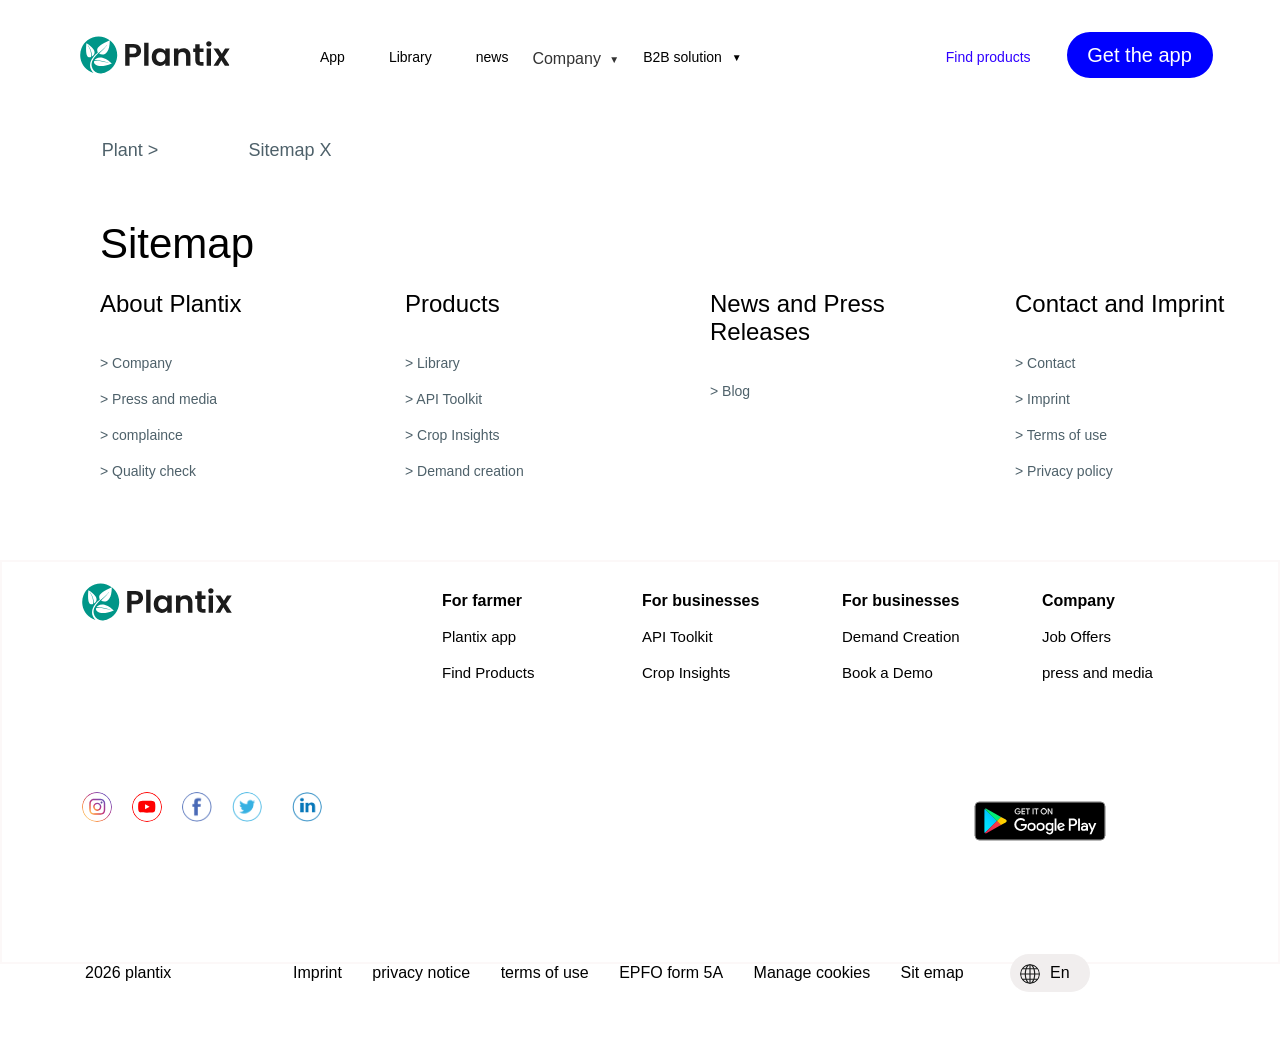
<file: sitemap.html>
<!DOCTYPE html>
<html lang="en">
<head>
    <meta charset="UTF-8">
    <meta name="viewport" content="width=device-width, initial-scale=1.0">
    <title>Sitemap</title>
    <link rel="stylesheet" href="./sitemap.css">
</head>
<body>
     <nav>
        <div class="nav1">
            <div class="logo">
                <a href="./index.html">
                    <img  src="./plantix-logo-color-en.svg" alt="">
                </a>
            </div>
            <a class="anger">App</a>
            <a class="anger">Library</a>
            <a class="anger">news</a>
            <div class="dropdown">
            <a class="anchor dropdown-toggle">Company <span class="arrow">▼</span></a>
            <div class="dropdown-menu">
            <a href="./about.html" target="_blank">About us</a>
            <a href="./complaince.html">Compliance</a>
            </div>
            </div>
            <a class="anger">B2B solution</a><span class="arrow1">▼</span></a>
            <a class="find">Find products</a>
            <a class="anger"><button class="app">Get the app</button></a>
        </div>
    </nav>
    <div class="plant2">
        <div class="div111">
            <p class="pla1">Plant  ></p>
        </div>
        <div class="div111">
            <p class="pla1">Sitemap  X</p>
        </div>
    </div>
    <div class="map">
        <h1 class="site">Sitemap</h1>
    </div>
    <div class="content">
        <div class="divcon">
            <h2 class="abopla">About Plantix</h2><br><br>
            <a class="con1">>  Company</a><br><br>
            <a class="con1">>  Press and media</a><br><br>
            <a class="con1">>  complaince</a><br><br>
            <a class="con1">>  Quality check</a><br><br>
        </div>
        <div class="divcon">
            <h2 class="abopla">Products</h2><br><br>
            <a class="con1">>  Library</a><br><br>
            <a class="con1">>  API Toolkit</a><br><br>
            <a class="con1">>  Crop Insights</a><br><br>
            <a class="con1">>  Demand creation</a><br><br>
        </div>
        <div class="divcon">
            <h2 class="abopla">News and  Press</h2>
            <h2 class="abopla">Releases</h2><br><br>
            <a class="con1">>  Blog</a><br>
        </div>
        <div class="divcon">
            <h2 class="abopla">Contact and Imprint</h2><br><br>
            <a class="con1">>  Contact</a><br><br>
            <a class="con1">>  Imprint</a><br><br>
            <a class="con1">>  Terms of use</a><br><br>
            <a class="con1">>  Privacy policy</a><br>
        </div>
    </div>
    <footer class="footer1">
        <div class="topic2">
            <div class="plant1">
                <a href="./index.html">
                    <img  src="./plantix-logo-color-en.svg" alt="">
                </a>
            </div>
            <div class="leter1">
                <div class="div1">
                    <h3 class="text12">For farmer</h3><br>
                    <a href="./index.html" target="_blank" class="text13">Plantix app</a><br><br>
                    <a class="text13">Find Products</a><br><br>
                </div>
                <div class="div1">
                    <h3 class="text12">For businesses</h3><br>
                    <a class="text13">API Toolkit</a><br><br>
                    <a class="text13">Crop Insights</a><br><br>
                </div>
                <div class="div1">
                    <h3 class="text12">For businesses</h3><br>
                    <a class="text13">Demand Creation</a><br><br>
                    <a href="demo.html" target="_blank" class="text13">Book a Demo</a><br><br>
                </div>
                <div class="div1">
                    <h3 class="text12">Company</h3><br>
                    <a href="./jobs.html" target="_blank"  class="text13">Job Offers</a><br><br>
                    <a class="text13">press and media</a><br><br>
                </div>
            </div>
        </div>
        <div class="topic3">
            <div class="div2">
                <a href="https://www.instagram.com/plantixapp/?hl=en" targe="_blank">
                    <img src="./instagram-icon.svg" alt="">
                </a>
            </div>
            <div class="div3">
                <a href="https://www.youtube.com/c/PlantixNet" target="_blank">
                    <img src="./youtube-icon.svg" alt="">
                </a>
            </div>
            <div class="div4">
                <a href="https://www.facebook.com/Plantix" target="_blank">
                    <img src="./facebook.png" alt="">
                </a>
            </div>
            <div class="div5">
                <a href="https://x.com/plantixapp?lang=en" target="_blank">
                    <img src="./twt-icon.png" alt="">
                </a>
            </div>
            <div class="div6">
                <a href="https://www.linkedin.com/company/plantix" target="_blank">
                    <img src="./link-icon.png" alt="">
                </a></a>
            </div>
            <div class="div7">
                <img src="./google-play-badge-en.svg" alt="">
            </div>
        </div>
    </footer>
    <div class="main12">
        <div class="div8">
            <a class="texter">2026 plantix</a>
        </div>
        <div class="div9">
            <a href="./imprint.html" target="_blank" class="texter3">Imprint</a>
            <a class="texter3">privacy notice</a>
            <a class="texter3">terms of use</a>
            <a href="./epfo.html" target="_blank" class="texter3"> EPFO form 5A</a>
            <a class="texter3">Manage cookies</a>
            <a href="./sitemap.html" target="_blank" class="texter3">Sit emap</a>
        </div>
        <div class="div10">
            <div class="texter1">
                <img src="./world.svg" alt="">
            </div>
            <a class="texter2">En</a>
        </div>
    </div>
</body>
</html>
</file>
<file: index.css>
*{
    margin:0;
    padding: 0;
    box-sizing: border-box;
}
html,body{
    width: 100%;
    overflow-x: hidden;
    scrollbar-width: none;
    cursor: pointer;
}
nav{
    position: fixed;
    top: 0;
    left: 0;
    width: 100%;
    background-color: white;
    z-index: 1;
}
.nav1{
    height: 100px;
    width: 100%;
}
.logo{
    height: 50px;
    width: 150px;
    margin: 10px;
    position: relative;
    top: 20px;
    left:70px;
}
img{
    height: 100%;
    width: 100%;
    border-radius: 20px;
}
.anger{
    position: relative;
    left: 300px;
    margin: 20px;
    bottom:40px;
    font-family: sans-serif;
    font-size: 14px;
    color: #333333;
    cursor: pointer;
}
.app{
    height: 50px;
    width: 150px;
    background-color: blue;
    color: white;
    font-size: 20px;
    border-radius: 50px;
    position: relative;
    left: 200px;
    border: 2px solid white;
}
.find{
    position: relative;
    left:490px;
    bottom:40px;
    font-size: 20px;
    color: rgb(47, 0, 255);
    font-family: sans-serif;
    font-size: 14px;
}
.box{
    height: 400px;
    width: 100%;
    /* background-color: aqua; */
    display: flex;
    justify-content: center;
    position: relative;
    top: 80px;
}
.a1{
    position: relative;
    display: flex;
    top: 50px;
    left:00px;
    font-size: 44px;
}
 .box1{
    height: 300px;
    width: 100%;
 }
 .free1{
    /* margin-left: 32%;
    margin-top: 5%;
    font-size: 44px; */
    display: flex;
    justify-content: center;
    align-items: center;
    margin-top: 50px;
 }
 .free2{
    display: flex;
    justify-content: center;
    align-items: center;
 }
 .bu1{
    height: 50px;
    width: 250px;
    position: relative;
    margin: 10px;
    left: 500px;
    background-color:blue ;
    color: white;
    font-size: 15px;
    border-radius: 10px;
    border: 2px solid white;
 }
 p{
    font-size: 44px;  
    font-weight: bold;
    margin: 20px;
    font-weight: 900;
 }
 .main{
    height: 500px;
    width: 100%;
    display: flex;
    margin:10px  auto;
    /* gap: 10px; */
 }
 .box2{
    height:400px ;
    width: 1100px;
    margin: 90px 90px;
    border-radius: 20px;
    position: relative;
    left: 55px;
 }
 .box3{
    height: 400px;
    width: 600px;
    margin: 90px 90px;
    border-radius: 20px;
    position: relative;
    right: 150px;
 }
 .box4{
    height: 520px;
    width: 270px;
    margin-top: -50px;
    position: relative;
    bottom:400px;
    left: 250px;
    border-radius: 30px;
 }
 .main1{
    height: 500px;
    width: 100%;
 }
 .text{
    height: 190px;
    width: 100%;
    position: relative;
    top: 40px;
    font-size: 18px;
    line-height: 160%;
 }
 .ang112{
    position: relative;
    left: 440px;
    font-family: PlantixHeadingRegular, PlantixHeadingFallback, Droid Sans, Arial, Helvetica, Liberation Sans, sans-serif;
    color: #333;
 }
 .ang212{
    position: relative;
    left: 460px;
    font-family: PlantixHeadingRegular, PlantixHeadingFallback, Droid Sans, Arial, Helvetica, Liberation Sans, sans-serif;
    color: #333;
 }
 .ang312{
    position: relative;
    left: 440px;
    font-family: PlantixHeadingRegular, PlantixHeadingFallback, Droid Sans, Arial, Helvetica, Liberation Sans, sans-serif;
    color: #333;
 }
 .ang412{
    position: relative;
    left: 540px;
    font-family: PlantixHeadingRegular, PlantixHeadingFallback, Droid Sans, Arial, Helvetica, Liberation Sans, sans-serif;
    color: #333;
    font-size: 18px;
 }
 .ang512{
    position: relative;
    left: 520px;
    font-family: PlantixHeadingRegular, PlantixHeadingFallback, Droid Sans, Arial, Helvetica, Liberation Sans, sans-serif;
    color: #333;
    font-size: 14px;
 }
 /* .p2{
    font-size: 15px;
    position: relative;
    top: 200px;
    right: 380px;
 } */
.box5{
    height: 200px;
    width: 100vw;
    display: flex;
    gap:10px;
}
.box6{
    height:40px ;
    width: 80px;
    position: relative;
    top: 60px;
    left: 450px;
}
.box7{
    height: 30px;
    width: 80px;
    position: relative;
    top: 60px;
    left: 450px;
}
h1{
    display: flex;
    justify-content: center;
    align-items: center;
}
.boxs{
    height: 50px;
    width: 100vw;
}
.box10{
    height: 600px;
    width: 100vw;
    display:flex ;
}
.box8{
    height: 200px;
    width:600px ;
    position: relative;
    top:200px;
    left: 70px;
}
.box9{
    height: 450px;
    width:250px ;
    position: relative;
    left: 300px;
    top: 20px;
    border-radius: 20px;
}
.para{
    font-size: 18px;
    font-weight:-1px;
}
.bu2{
    height: 50px;
    width: 200px;
    border-radius: 10px;
    background-color: blue;
    color: white;
    font-size: 18px;
    border: 2px solid;
}
video{
    height: 100%;
    width: 100%;
    object-fit: cover;
}
.main3{
    height: 600px;
    width: 100%;
    display: flex;
    position: relative;
    bottom: 50px;
}
.box11{
    height: 500px;
    width: 300px;
    margin: 50px 200px;
}
.box12{
    height: 400px;
    width: 500px;
    margin: 80px;
    position: relative;
    top: 140px;
}
.text1{
    font-size: 18px;
}
.main4{
    height: 600px;
    width: 100%;
    display: flex;
    position: relative;
    bottom: 50px;
}
.box13{
    height: 400px;
    width: 500px;
    margin: 80px;
    position: relative;
    top: 140px;
    left:20px;
}
.box14{
    height: 500px;
    width: 410px;
    margin: 50px 200px;
}
.mugil{
    font-size: 18px;
    color:blue;
    position: relative;
    left:40px;
}
.main5{
    height: 600px;
    width: 100%;
    display: flex;
}
.main6{
    margin: 0 auto;
    display: flex;
}
.box15{
    height: 450px;
    width: 550px;
    position: relative;
}
.farm{
    border-radius:24px 0 0 24px;
}
.box16{
    height: 450px;
    width: 550px;
    background-color: aquamarine;
    border-radius:0 24px 24px 0;
}
.text4{
    position: relative;
    top:150px;
    left:190px;
    color: gray;
    font-size: 18px;
}
.text3{
    position: relative;
    top:140px;
    left:180px;
    font-size: 20px;
}
.text2{
    position: relative;
    top: 70px;
    left:30px;
}
.main7{
    height: 600px;
    width: 100%;
}
.box17{
    height: 300px;
    width:100vw;
}
.box18{
    height: 300px;
    width:100%;
    display: flex;
    position: relative;
}
.text5{
    position: relative;
    top:110px;
    margin-left: 15%;
    font-size: 18px;
    /* left: 350px; */
    font-family:'Poppins',sans-serif;
    font-weight: 400;
}
.text6{
    position: relative;
    top:100px;
    font-size: 18px;
    /* left:480px ; */
    margin-left: 15%;
    font-weight: 400;
    font-family:'Poppins',sans-serif;
}
.heading{
    position: relative;
    top: 60px;
    font-size:49px;
    font-weight: 500;
    font-family:'Poppins',sans-serif;
}
.pic{
    height: 80px;
    width: 250px;
    position: relative;
    margin:25px;
    left: 120px;
}
.text7{
    position: relative;
    font-size: 17px;
    font-weight: 400;
    font-family:'Poppins',sans-serif;
}
.text8{
    position: relative;
    font-size: 17px;
    font-weight: 400;
    font-family:'Poppins',sans-serif;
}
.text9{
    position: relative;
    font-size: 17px;
    font-weight: 400;
    font-family:'Poppins',sans-serif;
}
.text10{
    position: relative;
    font-size: 17px;
    font-weight: 400;
    font-family:'Poppins',sans-serif;
}
.main8{
    height: 300px;
    width: 100%;
    display: flex;
}
.box19{
    height: 300px;
    width: 600px;
    margin: 0 auto;
}
.box20{
    height: 300px;
    width: 600px;
    margin: 0 auto;
}
.head{
    position: relative;
    top: 50px;
    font-size: 40px;
    font-weight: 500;
    font-family:'Poppins',sans-serif;
}
.main9{
    height: 400px;
    width: 100%;
    display: flex;
}
.head1{
    height: 250px;
    width: 400px;
    position: relative;
    left: 60px;
}
.heading2{
    font-size: 18px;
    font-weight: 400;
    line-height: 30px;
    font-family:'Poppins',sans-serif;
}
.main10{
    height: 280px;
    width: 100%;
    display: flex;
    position: relative;
    bottom: 170px;
}
.head2{
    height: 150px;
    width: 400px;
    position: relative;
    left:60px;
}
.pic2{
    height:80px;
    width: 80px;
    border-radius: 50%;
    position: relative;
    top: 20px;
}
.border{
    border-radius: 50%;
}
.topic{
    position: relative;
    bottom: 50px;
    left: 85px;
    font-size: 22px;
    font-family:'Poppins',sans-serif;
    font-size: 16px;
}
.topic1{
    position: relative;
    bottom: 25px;
    left: 85px;
    font-size: 16px;
    font-family:'Poppins',sans-serif;
}
.main11{
    height: 500px;
    width: 900px;
    margin: 0 auto;
    border-radius: 20px;
    position:relative;
    bottom: 230px;
}


footer{
    border: 2px solid rgb(252, 248, 248);
}
.footer1{
    position: relative;
    bottom: 150px;
}
.topic2{
    height: 300px;
    width: 100%;
}
.topic3{
    height: 100px;
    width: 100%;
    display: flex;
    position: relative;
    bottom: 30px;
    left: 20px;
}
.leter1{
    height: 200px;
    width: 900px;
    position: relative;
    left: 420px;
    display: flex;
    bottom: 50px;
}
.div1{
    height: 150px;
    width: 200px;
    position: relative;
    left: 190px;
}
.text12{
    font-family:'Poppins',sans-serif;
    font-size: 16px;
    font-weight: 600;
}
.text13{
    font-family:'Poppins',sans-serif;
    font-size: 15px;
}
.plant1{
    height: 80px;
    width: 150px;
    position: relative;
    left: 80px;
    font-size: 10px;
}
.div2{
    height: 30px;
    width:30px;
    position: relative;
    left:60px;
    border-radius: 50%;
}
.div3{
    height: 30px;
    width:30px;
    position: relative;
    left: 80px;
    border-radius: 50%;
}
.div4{
    height: 30px;
    width:30px;
    position: relative;
    left:100px;
    border-radius: 50%;
}
.div5{
    height: 30px;
    width:30px;
    position: relative;
    left:120px;
    border-radius: 50%;

}
.div6{
    height: 30px;
    width:30px;
    position: relative;
    left: 150px;
    border-radius: 50%;
}
.div7{
    height: 58px;
    width:200px;
    border-radius: 10px;
    position: relative;
}
a,h1,h2,h3,button{
    font-family:'Poppins',sans-serif;
    font-weight: 400;
}
p{
    font-family:'Poppins',sans-serif;
    font-weight: 700;
}
.para,.text1{
    font-weight: 300;
    color:rgb(87, 85, 85);
}
.main12{
    height: 80px;
    width:100%;
    position:relative;
    bottom:200px;
    display: flex;
}
.div8{
    height: 30px;
    width: 130px;
    position: relative;
    left: 85px;
}
.div9{
    height: 30px;
    width:790px ;
    position: relative;
    left:150px;
    font-family:'Poppins',sans-serif;
}
.div10{
    height: 38px;
    width:80px ;
    position: relative;
    left: 90px;
    background-color: rgb(241, 238, 238);
    border-radius: 30px;
    bottom: 10px;
}
.texter1{
    height: 20px;
    width: 20px;
    border-radius: 50%;
    position: relative;
    top:10px;
    left: 10px;
}
.texter2{
    position: relative;
    bottom: 10px;
    left: 40px;
    font-size: 16px;
}
.texter3{
    padding: 13px;
    text-decoration: none;
}
a{
    text-decoration: none;
    color: black;
}


.dropdown {
    position: relative;
    display: inline-block;
    left: 300px;
    bottom: 38px;
}
.dropdown-toggle {
    cursor: pointer;
    text-decoration: none;
    color: #333;
}
.arrow{
    font-size: 10px;
    margin-left: 4px;
    vertical-align: middle;
}
.dropdown-menu {
    display: none;
    position: absolute;
    top: 100%; 
    left:30px;
    background-color: #ffffff;
    min-width: 140px;
    /* box-shadow: 0px 8px 16px 0px rgba(0,0,0,0.1); */
    /* border-radius: 8px; */
    padding: 10px 0;
    z-index: 1000;
}
.dropdown-menu a {
    color: #333333;
    padding: 10px 20px;
    text-decoration: none;
    display: block;
    font-family: sans-serif;
    font-size: 14px;
}
.dropdown-menu a:hover {
    background-color: #f5f5f5;
}
.dropdown:hover .dropdown-menu {
    display: block;
}
.arrow1{
    position: relative;
    font-size: 10px;
    left: 290px;
    vertical-align: middle;
    bottom: 40px;
}



a{
    text-decoration: none;
}

.ang{
    font-family:'Poppins',sans-serif;
    font-family: 10px;
}





@media (max-width: 1400px) {
    .nav1 { width: 100%; }
    .box2 { left: 20px;}
    .box3 { right: 50px; }
    .leter1 { left: 250px; }
    .div7 { left: 60%; }
    .text5 { left: 150px; }
    .text6 { left: 280px; }
}
@media (max-width: 1024px) {
    .anger { 
        left: 50px; 
        margin: 10px; 
    }
    .bu1{
        margin: 0 auto;
        margin-left: -160px;
    }
    .logo{
        padding-left: 30px;
        margin-left: 360px;
    }
    .find { left: 300px; }
    .app { left: 300px; }
    .dropdown { left: 50px; }
    .arrow1 { left: 40px; }
    .box1 { width: 90%; }
    .box1 p { font-size: 32px; }
    .bu1 { right: 0; top: 40px; }
    
    .main { 
        flex-direction: column; 
        height: auto; 
        gap: 20px; 
    }
    .box2 { 
        width: 90%; 
        margin: 20px auto; 
        left: 0; 
        text-align: center; 
    }
    .box3 { 
        width: 90%; 
        margin: 20px auto; 
        right: 0; 
    }
    .box4 { 
        position: relative; 
        bottom: 0; 
        left: 0; 
        margin: 20px auto; 
        width: 80%; 
    }
    .ang112, .ang212, .ang312, .ang412, .ang512 { 
        left: 0; 
        display: block; 
        text-align: center; 
    }
    .box5 { 
        left: 0; 
        justify-content: center;
        padding: 20px; 
    }
    .box6, .box7 { left: 0; margin: 5px; }
    .box10, .main3, .main4 { 
        flex-direction: column; 
        height: auto; 
        align-items: center; 
        text-align: center; 
    }
    .box8, .box12, .box13 { 
        left: 0; 
        width: 90%; 
        margin: 20px auto; 
        top: 0; 
    }
    .box9, .box11, .box14 { left: 0; margin: 20px auto; }

    .main6 { 
        flex-direction: column; 
        height: auto; 
        width: 90%; 
    }
    .box15, .box16 { width: 100%; border-radius: 24px; }
    .farm { border-radius: 24px 24px 0 0; }
    .text2, .text3, .text4 { 
        left: 0; 
        text-align: center; 
        display: block; 
        margin: 10px auto; 
        top: 0; 
    }
    .box17 { height: auto; }
    .heading { top: 20px; font-size: 36px; }
    .text5, .text6 { 
        left: 0; 
        display: block; 
        text-align: center; 
        top: 30px; 
    }
    .box18 { 
        flex-wrap: wrap;
        height: auto; 
        justify-content: center; 
        left: 0; 
        top: 40px; 
    }
    .pic { left: 0; margin: 55px; }
    .main8 { 
        flex-direction: column; 
        height: auto; 
        text-align: center; 
    }
    .box19, .box20 { width: 100%; margin: 10px auto; }
    .main9, .main10 { 
        flex-direction: column; 
        height: auto; 
        align-items: center; 
        bottom: 0; 
    }
    .head1, .head2 { left: 0; width: 90%; margin: 0 auto; }
    .topic, .topic1 { 
        left: 0; 
        text-align: center; 
        bottom: 0; 
        display: block; 
    }
    .pic2 { margin: 0 auto 10px; top: 0; }
    .main11 { 
        width: 90%; 
        height: auto; 
        bottom: 0; 
        margin: 40px auto; 
    }
    .footer1 { bottom: 0; position: relative; }
    .topic2 { 
        flex-direction: column; 
        height: auto; 
        align-items: center; 
        text-align: center;
    }
    .plant1 { left: 0; margin-bottom: 20px; }
    .leter1 { 
        flex-direction: row; 
        left: 0; 
        width: 100%; 
        height: auto; 
        bottom: 0; 
        display: flex;
    }
    .topic3 { 
        flex-direction:row; 
        height: auto; 
        position: relative; 
        bottom: 0; 
        left: 0; 
        gap: 20px; 
        margin-top: 40px; 
    }
    .div2, .div3, .div4, .div5, .div6, .div7 { left: 0; margin: 5px; }
    
    .main12 { 
        flex-direction: column; 
        height: auto; 
        position: relative; 
        bottom: 0; 
        gap: 15px; 
        text-align: center; 
        padding: 20px 0; 
    }
    .div8, .div9, .div10 { 
        left: 0; 
        width: 100%; 
        text-align: center; 
    }
}

@media (max-width: 575px) {
    .box1 p { font-size: 24px; }
    /* .bu1 { width: 100%; } */
    .heading { font-size: 28px; }
    .head { font-size: 26px; }
    .bu2 { width: 100%; }
    .btn-group { 
        display: flex; 
        flex-direction: column; 
        gap: 15px; 
    }
    .mugil {
        left: 0; 
        display: block; 
        margin-top: 10px; 
    }
    .div9 { 
        display: flex; 
        flex-direction: column; 
        gap: 10px; 
    }
     .div10{
        width: 150px;
        margin-top: 290px;
        margin-left: 170px;
    }
    .bu1{
        position: relative;
        left: 80px;
    }
    .main10{
        position: relative;
        top: -90x;
    }
    .box11{
        position: relative;
        top: 500px;
    }
    .box12{
        position: relative;
        top: -290px;
    }
    .box13{
        position: relative;
        top: 90px;
    }
    .box4{
        position: relative;
        bottom: 480px;
        width: 200px;
        left: 90px;
   }
}








nav::before {
    content: "☰";
    display: none;
}

@media (max-width: 768px) {
    nav {
        height: 65px ;
        position: fixed ;
        top: 0 ;
        left: 0 ;
        width: 100% ;
        background-color: white ;
        box-shadow: 0 2px 5px rgba(0,0,0,0.05) ;
        z-index: 2000 ;
        display: flex ;
        align-items: center ;
        padding: 0 15px ;
    }
    nav::before {
        display: inline-block ;
        font-size: 24px ;
        color: #4E616A ;
        cursor: pointer ;
        margin-right: 15px ;
        order: 1 ; 
    }
    .nav1, .container {
        display: flex ;
        flex-direction: row ;
        justify-content: flex-start ;
        align-items: center ;
        width: 100% ;
        height: 100% ;
        padding: 0 ;
        margin: 0 ;
        left: 0 ;
        top: 0 ;
    }
    .logo, .divnav1 {
        order: 2 ;
        position: relative ;
        left: 0 ;
        top: 0 ;
        margin: 0 15px 0 0 ;
        height: 30px ;
        width: 30px ; 
    }
    
    .logo img, .divnav1 img {
        border-radius: 50% ; 
        object-fit: cover ;
    }
    .anger, .dropdown, .divnav, .divnavs, .divnav2, .divnav3, .divnav4, .divnav5 {
        display: none ;
    }
    .find {
        display: inline-block ;
        order: 3 ;
        position: relative ;
        left: 0 ;
        bottom: 0 ;
        padding: 0 ;
        margin: 0 ;
        font-size: 15px ;
        font-weight: 500 ;
        color: #2F00FF ;
        font-family: sans-serif ;
    }
    .nav1 .anger:has(.app), .nav1 a:last-child {
        display: inline-block ;
        order: 4 ;
        margin-left: auto ; 
        position: relative ;
        left: 0 ;
        bottom: 0 ;
    }
    .app {
        display: inline-block ;
        position: relative ;
        left: 0 ;
        top: 0 ;
        height: 38px ;
        width: auto ;
        min-width: 110px ;
        padding: 0 15px ;
        background-color: #1e73be ; 
        color: white ;
        font-size: 14px ;
        font-weight: 500 ;
        border-radius: 20px ; 
        border: none ;
    }
}












@media (max-width: 768px) {
    
    footer, .footer1 {
        position: relative ;
        bottom: 0 ;
        top: 0 ;
        padding: 40px 24px ;
        height: auto ;
    }
    .bu1{
        margin: 0 auto;
    }
    .topic2 {
        display: flex ;
        flex-direction: column ;
        align-items: flex-start ; 
        height: auto ;
        gap: 30px ;
    }
    .plant1 {
        left: 0 ;
        top: 0 ;
        margin-left: 0 ;
        margin-bottom: 10px ;
        height: auto ;
        width: 140px ;
    }
    .leter1 {
        display: flex ;
        flex-direction: column ;
        align-items: flex-start ;
        left: 0 ;
        bottom: 0 ;
        width: 100% ;
        height: auto ;
        gap: 25px ; 
    }
    
    .div1 {
        left: 0 ;
        width: 100% ;
        height: auto ;
        text-align: left ;
    }
    .text12 {
        font-size: 18px ;
        font-weight: 700 ;
        margin-bottom: 8px ;
        display: block ;
        color: #333333 ;
    }
    .text13 {
        display: inline-block ;
        font-size: 16px ;
        margin-bottom: 4px ;
    }
    .topic3 {
        display: flex ;
        flex-direction: row ; 
        justify-content: flex-start ; 
        align-items: center ;
        flex-wrap: wrap ;
        gap: 15px ;
        position: relative ;
        bottom: 0 ;
        left: 0 ;
        margin-top: 40px ;
        padding-top: 20px ;
        border-top: 1px solid #eeeeee ; 
        width: 100% ;
        height: auto ;
    }
    .div2, .div3, .div4, .div5, .div6 {
        position: relative ;
        left: 0 ;
        top: 0 ;
        margin: 0 ;
        width: 32px ;
        height: 32px ;
    }
    .div7 {
        position: relative ;
        left: 0 ;
        top: 10px ;
        margin-left: 0 ;
        width: 140px ;
        height: auto ;
        display: block ;
    }
}

















 

@media (max-width: 768px) {
    
    .main7 {
        height: auto ;  
        padding: 40px 15px ;
    }

     
    .box17 {
        height: auto ;
        margin-bottom: 30px ;
        text-align: center ;
    }

     
    .heading {
        position: relative ;
        top: 0 ;
        font-size: 32px ;
        display: block ;
        margin-bottom: 15px ;
    }

     
    .text5, .text6 {
        position: relative ;
        left: 0 ;
        top: 0 ;
        display: block ;
        text-align: center ;
        font-size: 16px ;
        padding: 0 10px ;
    }

     
    .box18 {
        display: flex ;
        flex-direction: column ;  
        align-items: center ;
        justify-content: center ;
        gap: 40px ;  
        height: auto ;
        position: relative ;
        top: 0 ;
        left: 0 ;
        width: 100% ;
    }
 
    .pic {
        display: flex ;
        flex-direction: column ;
        align-items: center ;  
        justify-content: center ;
        text-align: center ;
        position: relative ;
        left: 0 ;  
        margin: 0 auto ;
        width: 100% ;
        max-width: 280px ;
        height: auto ; 
    }
 
    .pic img {
        width: 70px ;   
        height: 70px ;
        display: block ;
        margin: 0 auto 10px ;  
        object-fit: contain ;
    }
 
    .pic h1 {
        display: block ;
        position: relative ;
        margin: 5px 0 10px 0 ;
        font-size: 28px ;
        font-weight: 700 ;
        color: #333333 ;
    } 
    .text7, .text8, .text9, .text10 {
        position: relative ;
        display: block ;
        text-align: center ;
        font-size: 15px ;
        line-height: 1.4 ;
        color: #666666 ;
        width: 100% ;
        padding: 0 5px ;
    }
}











 

@media (max-width: 768px) { 
    nav {
        position: fixed ;
        height: 65px ;
        display: flex ;
        align-items: center ;
    }
 
    .nav1, .container {
        display: flex ;
        flex-direction: row ;
        align-items: center ;
        position: relative ;
    }
 
    nav::before {
        order: 1 ;
        z-index: 2100 ;
    }
 
    nav:hover .anger:not(:has(.app)), 
    nav:hover .dropdown {
        display: block ;
        position: absolute ;
        background-color: #ffffff ;
        width: 250px ;  
        left: 0 ;
        box-shadow: 4px 4px 15px rgba(0, 0, 0, 0.1) ;
        z-index: 2050 ;
        padding: 12px 20px ;
        text-align: left ;
        border-bottom: 1px solid #eeeeee ;
    }
 
    nav:hover .anger:nth-child(2) { top: 65px ; }                        
    nav:hover .anger:nth-child(3) { top: 110px ; }                       
    nav:hover .anger:nth-child(4) { top: 155px ; }                      
     
    nav:hover .dropdown { 
        top: 200px ; 
        height: auto ;
        padding-bottom: 5px ;
    }
     
    nav:hover .dropdown .dropdown-toggle {
        display: block ;
        font-family: sans-serif ;
        font-size: 14px ;
        color: #333333 ;
        margin-bottom: 10px ;
    }
 
    nav:hover .dropdown-menu {
        display: block ;  
        position: relative ;
        top: 0 ;
        left: 15px ;  
        box-shadow: none ;
        padding: 0 ;
        border-left: 2px solid #1e73be ;  
    }

    nav:hover .dropdown-menu a {
        padding: 6px 15px ;
        font-size: 13px ;
    }
 
    nav:hover .anger:nth-child(6),
    nav:hover .dropdown + .anger { 
        top: 310px ; 
    } 
    nav:hover .anger {
        margin: 0 ;
        font-family: sans-serif ;
        font-size: 14px ;
    }
}












 

@media (max-width: 768px) { 
    nav {
        height: 65px ;
        position: fixed ;
        background-color: white ;
        z-index: 2000 ;
    }
 
    nav:hover {
        height: auto ;  
        padding-bottom: 25px ;
        box-shadow: 0px 10px 25px rgba(0, 0, 0, 0.15) ;
        height:450px ;
        width: 100%;
        background-color: white;
    }
 
    nav:hover .logo, 
    nav:hover .find, 
    nav:hover .app, 
    nav:hover::before {
        position: relative ;
        top: -190px ;
        z-index: 2100 ;
    }
 
    nav:hover .anger:not(:has(.app)), 
    nav:hover .dropdown {
        display: block ;
        position: absolute ;
        left: 0 ;
        width: 100% ;  
        background-color: #ffffff ;  
        padding: 14px 24px ;
        text-align: left ;
        box-shadow: none ;  
        border: none ;
        z-index: 2050 ;
    }
 
    nav:hover .anger:nth-child(2) { top: 65px ; border-top: 1px solid #f0f0f0 ; }  
    nav:hover .anger:nth-child(3) { top: 115px ; } 
    nav:hover .anger:nth-child(4) { top: 165px ; }   
    nav:hover .dropdown { 
        top: 215px ; 
        height: auto ;
        background-color: #ffffff ;
    }
 
    nav:hover .dropdown-menu {
        display: block ;
        position: relative ;
        top: 8px ;
        left: 15px ;
        background-color: #fcfcfc ; 
        border-left: 2px solid #0e7b80 ; 
        box-shadow: none ;
        padding: 4px 0 ;
        width: auto ;
        min-width: unset ;
    }

    nav:hover .dropdown-menu a {
        display: block ;
        padding: 8px 16px ;
        font-size: 14px ;
        color: #555555 ;
    }
 
    nav:hover .anger:nth-child(6),
    nav:hover .dropdown + .anger { 
        top: 325px ; 
    }
 
    nav:hover .anger, nav:hover .dropdown-toggle {
        font-family: 'Poppins', sans-serif ;
        font-size: 16px ;
        font-weight: 500 ;
        color: #4E616A ;
    }
}
</file>
<file: complaince.css>
*{
    margin:0;
    padding: 0;
    box-sizing: border-box;
}
html{
    width: 100%;
    overflow-x: hidden;
    scrollbar-width: none;
    text-decoration: none;
    cursor: pointer;
}
nav{
    position: fixed;
    top: 0;
    left: 0;
    width: 100%;
    background-color: white;
    z-index: 1;
}
.nav1{
    height: 70px;
    width: 100vw;
}
.logo{
    height: 20px;
    width: 150px;
    margin: 10px;
    position: relative;
    top: 10px;
    left:70px;
}
img{
    height: 100%;
    width: 100%;
}
.anger{
    position: relative;
    left: 300px;
    margin: 20px;
    bottom:20px;
    font-size: 14px;
    font-family: sans-serif;
    color: #333333;
}
.app{
    height: 50px;
    width: 150px;
    background-color: blue;
    color: white;
    font-size: 20px;
    border-radius: 50px;
    position: relative;
    left: 200px;
    top:20px;
    border: 2px solid white;
}
.find{
    position: relative;
    left:580px;
    bottom:20px;
    font-size: 15px;
    font-weight: 600;
    font-family:'Poppins',sans-serif;
    color: rgb(80, 113, 202);
}
.main{
    height: 650px;
    width: 100vw;
    position: relative;
    top:100px;
}
.comp{
    position: relative;
    bottom: 540px;
    font-size: 47px;
    font-family: PlantixHeadingBold, PlantixHeadingFallback, Droid Sans, Arial, Helvetica, Liberation Sans, sans-serif;
    display: flex;
    justify-content: center;
    align-items: center;
}
.system{
    position: relative;
    bottom: 520px;
    font-size: 24px;
    font-weight: 400;
    font-family:'Poppins',sans-serif;
    display: flex;
    justify-content: center;
    align-items: center;
}
.let{
    position: relative;
    bottom: 470px;
    font-size: 18px;
    font-weight: 100;
    font-family: PlantixHeadingBold, PlantixHeadingFallback, Droid Sans, Arial, Helvetica, Liberation Sans, sans-serif;
    display: flex;
    justify-content: center;
    align-items: center;
    line-height: 27px;
}
.send{
    height: 45px;
    width: 140px;
    border-radius: 50px;
    background-color: blue;
    color: white;
    font-family: PlantixHeadingBold, PlantixHeadingFallback, Droid Sans, Arial, Helvetica, Liberation Sans, sans-serif;
    font-size: 18px;
    font-weight: 400;
    display: flex;
    justify-content: center;
    align-items: center;
    position: relative;
    bottom: 400px;
    margin-left: 600px;
}
.maindiv{
    height: 300px;
    width: 100vw;
    position: relative;
    top: 100px;
}
.the{
    display: flex;
    justify-content: center;
    align-items: center;
    margin-top: 48px;
    font-family: PlantixHeadingBold, PlantixHeadingFallback, Droid Sans, Arial, Helvetica, Liberation Sans, sans-serif;
    font-size: 29px;
}
.para1{
    display: flex;
    justify-content: center;
    align-items: center;
    font-size: 18px;
    line-height: 29px;
    font-family: PlantixHeadingRegular, PlantixHeadingFallback, Droid Sans, Arial, Helvetica, Liberation Sans, sans-serif;
}
.container{
    display:flex;
    justify-content:center;
    gap:20px;
    flex-wrap:wrap;
    position: relative;
    top:150px;
}
.card{
    width:300px;
    height:260px;
    color:white;
    padding:30px 25px;
    position:relative;
    overflow:hidden;
    border-top-right-radius:70px;
    border-bottom-left-radius:70px;
    border-bottom-right-radius:20px;
}
.card h3{
    margin-bottom:15px;
    font-size:28px;
}
.card p{
    font-size:18px;
    line-height:1.5;
}
.blue{
    background:linear-gradient(135deg,#005eff,#3ea8ff);
}

.pink{
    background:linear-gradient(135deg,#ff4fa1,#ff8ec3);
}
.green{
    background:linear-gradient(135deg,#00b7b3,#7ed6c8);
}
.orange{
    background:linear-gradient(135deg,#ff6a00,#c84a00);
}

.card::before{
    content:"";
    position:absolute;
    width:180px;
    height:180px;
    border-radius:50%;
    background:rgba(255,255,255,0.08);
    top:-80px;
    right:-50px;
}
.card::after{
    content:"";
    position:absolute;
    width:150px;
    height:150px;
    border-radius:50%;
    background:rgba(0,0,0,0.08);
    bottom:-70px;
    left:50%;
    transform:translateX(-50%);
}
.send1{
    height: 45px;
    width: 140px;
    border-radius: 50px;
    background-color: blue;
    color: white;
    font-family: PlantixHeadingBold, PlantixHeadingFallback, Droid Sans, Arial, Helvetica, Liberation Sans, sans-serif;
    font-size: 18px;
    font-weight: 400;
    display: flex;
    justify-content: center;
    align-items: center;
    position: relative;
    top: 30px;
}
.maindiv1{
    height: 550px;
    width: 100vw;
    position: relative;
    top: 200px;
}
.side1{
    height: 300px;
    width: 100vw;
    display: flex;
}
.rule12{
    height: 350px;
    width: 350px;
    border: 1px solid rgb(228, 228, 228);
    background-color: rgb(241, 241, 240);
    margin: 0px 10px;
    position: relative;
    left: 150px;
    border-radius: 20px;
    top: 60px;
}
.work{
    display: flex;
    justify-content: center;
    align-items: center; 
    left: 490px;
    top: 40px;
    font-size: 26px;
    font-family: PlantixHeadingBold, PlantixHeadingFallback, Droid Sans, Arial, Helvetica, Liberation Sans, sans-serif;
}
.side{
    height: 100px;
    width: 100vw;
    position: relative;
    top: 30px;
}
.protect{
    display: flex;
    justify-content: center;
    align-items: center; 
    font-size: 20px;
    color: #191c1d;
    font-size: 18px;
    font-family: PlantixHeadingRegular, PlantixHeadingFallback, Droid Sans, Arial, Helvetica, Liberation Sans, sans-serif;
}
.rule2{
    color: #006c61;
    font-family: PlantixHeadingBold, PlantixHeadingFallback, Droid Sans, Arial, Helvetica, Liberation Sans, sans-serif;
    font-size: 18px;
    font-weight: 600;
    display: flex;
    justify-content: center;
    align-items: center; 
}
.rule3{
    display: flex;
    justify-content: center;
    align-items: center;
    color: #191c1d;
    font-family: PlantixHeadingRegular, PlantixHeadingFallback, Droid Sans, Arial, Helvetica, Liberation Sans, sans-serif;
    font-size: 15px;
    padding: 1px 0;
    line-height: 20px;
}
.rule11{
    position: relative;
    left: 20px;
}
.line{
    height: 120px;
    width: 100vw;
    position: relative;
    top: 180px;
    color: #191c1d;
    font-size: 18px;
    margin: 50px auto;
    text-align: center;
    max-width: 700px;
    line-height: 25px;
    font-family:'Poppins',sans-serif;
}
.got{
    height: 40px;
    width: 150px;
    border-radius: 50px;
    background-color: blue;
    display: flex;
    justify-content: center;
    align-items: center;
    font-family: PlantixHeadingRegular, PlantixHeadingFallback, Droid Sans, Arial, Helvetica, Liberation Sans, sans-serif;
    color: white;
    position: relative;
    top: 150px;
    margin-left: 580px;
}
footer{
    border: 2px solid rgb(252, 248, 248);
}
.footer1{
    position: relative;
    bottom: 150px;
}
.topic2{
    height: 300px;
    width: 100vw;
}
.topic3{
    height: 100px;
    width: 100vw;
    display: flex;
    position: relative;
    bottom: 70px;
    left: 20px;
}
.leter1{
    height: 200px;
    width: 900px;
    position: relative;
    left: 420px;
    display: flex;
    bottom: 50px;
    
}
.div1{
    height: 150px;
    width: 200px;
    position: relative;
    left: 190px;
}
.text12{
    font-family:'Poppins',sans-serif;
    font-size: 16px;
    font-weight: 600;
}
.text13{
    font-family:'Poppins',sans-serif;
    font-size: 15px;
}
.plant1{
    height: 80px;
    width: 110px;
    position: relative;
    left: 80px;
    font-size: 10px;
}
.div2{
    height: 30px;
    width:30px;
    position: relative;
    left:60px;
    border-radius: 50%;
}
.div3{
    height: 30px;
    width:30px;
    position: relative;
    left: 80px;
    border-radius: 50%;
}
.div4{
    height: 30px;
    width:30px;
    position: relative;
    left:100px;
    border-radius: 50%;
}
.div5{
    height: 30px;
    width:30px;
    position: relative;
    left:120px;
    border-radius: 50%;

}
.div6{
    height: 30px;
    width:30px;
    position: relative;
    left: 150px;
    border-radius: 50%;
}.div7{
    height: 58px;
    width:200px;
    border-radius: 10px;
    position: relative;
    left: 850px;
}
/* a,h1,h2,h3,button{
    font-family:'Poppins',sans-serif;
    font-weight: 400;
}
p{
    font-family:'Poppins',sans-serif;
    font-weight: 700;
} */
.para,.text1{
    font-weight: 300;
    color:rgb(87, 85, 85);
}
.main12{
    height: 80px;
    width:100vw;
    position:relative;
    bottom:210px;
    display: flex;
}
.div8{
    height: 30px;
    width: 130px;
    position: relative;
    left: 85px;
}
.div9{
    height: 30px;
    width:760px ;
    position: relative;
    left:150px;
}
.div10{
    height: 38px;
    width:80px ;
    position: relative;
    left: 90px;
    background-color: rgb(241, 238, 238);
    border-radius: 30px;
    bottom: 10px;
}
.texter1{
    height: 20px;
    width: 20px;
    border-radius: 50%;
    position: relative;
    top:10px;
    left: 10px;
}
.texter2{
    position: relative;
    bottom: 10px;
    left: 40px;
    font-size: 16px;
    font-family: PlantixHeadingRegular, PlantixHeadingFallback, Droid Sans, Arial, Helvetica, Liberation Sans, sans-serif;
}
.texter3{
    padding: 13px;
    text-decoration: none;
    font-family: PlantixHeadingRegular, PlantixHeadingFallback, Droid Sans, Arial, Helvetica, Liberation Sans, sans-serif;
}
a{
    text-decoration: none;
    color: black;
}
.main12{
    position: relative;
    top: 50px;
}
footer{
    position: relative;
    top: 190px;
}
.div1{
    border: 1px solid white;
}
.main12{
    position: relative;
    top: 100px;
}
.text12{
    font-family: PlantixHeadingRegular, PlantixHeadingFallback, Droid Sans, Arial, Helvetica, Liberation Sans, sans-serif;
}
.text13 {
    font-family: PlantixHeadingRegular, PlantixHeadingFallback, Droid Sans, Arial, Helvetica, Liberation Sans, sans-serif;
}





.dropdown {
    position: relative;
    display: inline-block;
    left: 300px;
    bottom: 20px;
}
.dropdown-toggle {
    cursor: pointer;
    text-decoration: none;
    color: #333;
}
.arrow{
    font-size: 10px;
    margin-left: 4px;
    vertical-align: middle;
}
.dropdown-menu {
    display: none;
    position: absolute;
    top: 100%; 
    left:30px;
    background-color: #ffffff;
    min-width: 140px;
    box-shadow: 0px 8px 16px 0px rgba(0,0,0,0.1);
    border-radius: 8px;
    padding: 10px 0;
    z-index: 1000;
}
.dropdown-menu a {
    color: #333333;
    padding: 10px 20px;
    text-decoration: none;
    display: block;
    font-family: sans-serif;
    font-size: 14px;
}
.dropdown-menu a:hover {
    background-color: #f5f5f5;
}
.dropdown:hover .dropdown-menu {
    display: block;
}
.arrow1{
    position: relative;
    font-size: 10px;
    left: 290px;
    vertical-align: middle;
    bottom: 20px;
}





@media (max-width: 1400px) {
    .nav1 { width: 100%; }
    .send { margin-left: 45%; }
    .got { margin-left: 45%; }
    .rule12 { left: 50px; }
    .leter1 { left: 250px; }
    .div7 { left: 60%; }
}



@media (max-width: 1024px) {
    
    .nav1 { 
        width: 100%; 
        display: flex; 
        justify-content: space-between;
        align-items: center; 
        padding: 0 20px; }
    .logo { 
        left: 0; 
        top: 15px; }
    .anger { 
        left: 0; 
        top: 0; 
        bottom: 0; 
        margin: 10px; 
        display: inline-block; 
    }
    .find { left: 0; 
        bottom: 0; 
    }

    .main { height: auto; 
        padding: 40px 20px; 
        top: 70px; 
        text-align: center; 
    }
    .main img { 
        max-height: 350px; 
        object-fit: cover; 
    }
    .comp, .system, .let { 
        left: 0; bottom: 0; 
        display: block; 
        text-align: center; 
        position: relative; 
        margin-top: 15px; 
    }
    .comp { 
        font-size: 34px; 
    }
    .send { 
        position: relative;
        bottom: 0;
        margin: 30px auto 0; 
        left: 0; 
    }

    .maindiv { 
        height: auto; 
        padding: 40px 20px; 
        top: 50px; 
        text-align: center; 
    }
    .the, .para1 { 
        left: 0; 
        display: block; 
        text-align: center; 
    }

    .container { 
        top: 80px; 
        padding: 0 20px; 
    }
    .send1 { 
        top: 20px; 
        position: relative; 
        margin: 0 auto; 
    }
    .maindiv1 { 
        height: auto; 
        top: 120px; 
        padding: 40px 20px; 
    }
    .side { 
        height: auto; 
        top: 0; 
        text-align: center; 
        margin-bottom: 30px; 
    }
    .work, .protect { 
        left: 0; 
        display: block; 
        text-align: center; 
    }
    
    .side1 { 
        flex-direction: 
        column; height: 
        auto; align-items: 
        center; gap: 20px; 
    }
    .rule12 { 
        left: 0; 
        top: 0; 
        margin: 0 auto; 
        width: 90%; 
        max-width: 400px; 
        padding: 20px 10px; 
    
    }
    .rule2, .rule3 { 
        left: 0; 
        text-align: center; 
    }
    .maindiv2 { 
        height: auto; 
        margin-top: 180px; 
        padding: 40px 20px; 
        text-align: center; 
    }
    .line { 
        left: 0; 
        top: 0; 
        width: 100%; 
        max-width: 100%; 
        display: block; 
        margin: 0 auto 30px; 
    }
    .line2 { 
        display: block; 
        text-align: center; 
    }
    .got { 
        position: relative; 
        top: 0; 
        margin: 0 auto; 
        left: 0; 
    }

   
    footer { top: 120px; }
    .footer1 { 
        position: relative; 
        bottom: 0; 
    }
    .topic2 { 
        flex-direction: column; 
        height: auto; 
        align-items: center; 
        text-align: center; 
    }
    .plant1 { 
        left: 0; 
        margin-bottom: 30px; 
    }
    .leter1 { 
        flex-direction: row; 
        left: 0; width: 100%; 
        height: auto; 
        align-items: center; 
        gap: 30px; 
        bottom: 0; 
    }
    .div1 { 
        width: 100%; 
        max-width: 280px; 
        height: auto; 
    }
    .topic3 { 
        flex-direction: row; 
        height: auto; 
        position: relative; 
        bottom: 0; 
        left: 0; 
        gap: 20px; 
        margin-top: 40px; 
        align-items: center; 
    }
    .div2, .div3, .div4, .div5, .div6, .div7 { left: 0; margin: 5px; }

    
    .main12 { 
        flex-direction: column; 
        height: auto; 
        position: relative; 
        top: 140px; 
        bottom: 0; 
        gap: 15px; 
        text-align: center; 
        padding-bottom: 40px; 
    }
    .div8, .div9, .div10 { 
        left: 0; 
        width: 100%; 
        text-align: center;
    }
}


@media (max-width: 575px) {
    .nav1 { flex-wrap: wrap; 
        height: auto; 
        padding: 10px; 
        justify-content: center; 
        gap: 8px; 
    }
    .logo { margin-bottom: 10px; }
    .anger { margin: 5px; font-size: 13px; }
    .comp { font-size: 26px; }
    .system { 
        font-size: 20px; 
    }
    .let, .para1 { 
        font-size: 16px; 
        line-height: 1.5; 
    }
    .card { 
        width: 100%; 
        height: auto; 
        min-height: 220px; 
        border-radius: 40px 15px 40px 15px; 
    }
    .div9 { 
        display: flex; 
        flex-direction: column; 
        gap: 10px; 
    }
     .div10{
        width: 150px;
        margin-top: 290px;
        margin-left: 170px;
    }
    .maindiv{
        margin-bottom: 100px;
        width: 400px;
    }
    .arrow1{
        top: -50px;
    }
    .find{
        position: relative;
        right: -60px;
    }
    .blue{
        width: 400px;
    }
    .pink{
        width: 400px;
    }
    .green{
        width: 400px;
    }
    .orange{
        width: 400px;
    }
     .main{
        width: 400px;
    }
    .send1{
        width: 300px;
        margin: 0 auto;
        margin-right: 90px;
    }
}








nav::before {
    content: "☰";
    position: relative;
    right: 60px;
}

@media (max-width: 768px) {
   
    nav {
        height: 65px ;
        position: fixed ;
        top: 0 ;
        left: 0 ;
        width: 100% ;
        background-color: white ;
        box-shadow: 0 2px 5px rgba(0,0,0,0.05) ;
        z-index: 2000 ;
        display: flex ;
        align-items: center ;
        padding: 0 15px ;
    }
    nav::before {
        display: inline-block ;
        font-size: 24px ;
        color: #4E616A ;
        cursor: pointer ;
        margin-right: 15px ;
        order: 1 ; 
    }
    .nav1, .container {
        display: flex ;
        flex-direction: row ;
        justify-content: flex-start ;
        align-items: center ;
        width: 100% ;
        height: 100% ;
        padding: 0 ;
        margin: 0 ;
        left: 0 ;
        top: 0 ;
    }

    .logo, .divnav1 {
        order: 2 ;
        position: relative ;
        left: 0 ;
        top: 0 ;
        margin: 0 15px 0 0 ;
        height: 30px ;
        width: 30px ; 
    }
    
    .logo img, .divnav1 img {
        border-radius: 50% ;
        object-fit: cover ;
    }

    .anger, .dropdown, .divnav, .divnavs, .divnav2, .divnav3, .divnav4, .divnav5 {
        display: none ;
    }

    .find {
        order: 2;
        position: relative ;
        left: 0 ;
        bottom: 0 ;
        padding: 0 ;
        margin-right: 80px ;
        font-size: 15px ;
        font-weight: 500 ;
        color: #2F00FF ;
        font-family: sans-serif ;
    }
    .nav1 .anger:has(.app), .nav1 a:last-child {
        display: inline-block ;
        order: 4 ;
        margin-left: auto ; 
        position: relative ;
        left: 0 ;
        bottom: 0 ;
    }
    .app {
        display: inline-block ;
        position: relative ;
        left: 0 ;
        top: 0 ;
        height: 38px ;
        width: auto ;
        min-width: 110px ;
        padding: 0 15px ;
        background-color: #1e73be ; 
        color: white ;
        font-size: 14px ;
        font-weight: 500 ;
        border-radius: 20px ; 
        border: none ;
    }
}











@media (max-width: 768px) {
    
    footer, .footer1 {
        position: relative ;
        bottom: 0 ;
        top: 0 ;
        padding: 40px 24px ;
        height: auto ;
    }
    .topic2 {
        display: flex ;
        flex-direction: column ;
        align-items: flex-start ; 
        height: auto ;
        gap: 30px ;
    }
    .plant1 {
        left: 0 ;
        top: 0 ;
        margin-left: 0 ;
        margin-bottom: 10px ;
        height: auto ;
        width: 140px ;
    }
    .leter1 {
        display: flex ;
        flex-direction: column ;
        align-items: flex-start ;
        left: 0 ;
        bottom: 0 ;
        width: 100% ;
        height: auto ;
        gap: 25px ; 
    }
    .div1 {
        left: 0 ;
        width: 100% ;
        height: auto ;
        text-align: left ;
    }
    .text12 {
        font-size: 18px ;
        font-weight: 700 ;
        margin-bottom: 8px ;
        display: block ;
        color: #333333 ;
    }
    .text13 {
        display: inline-block ;
        font-size: 16px ;
        margin-bottom: 4px ;
    }

    .topic3 {
        display: flex ;
        flex-direction: row ;
        justify-content: flex-start ; 
        align-items: center ;
        flex-wrap: wrap ;
        gap: 15px ;
        position: relative ;
        bottom: 0 ;
        left: 0 ;
        margin-top: 40px ;
        padding-top: 20px ;
        border-top: 1px solid #eeeeee ; 
        width: 100% ;
        height: auto ;
    }
    .div2, .div3, .div4, .div5, .div6 {
        position: relative ;
        left: 0 ;
        top: 0 ;
        margin: 0 ;
        width: 32px ;
        height: 32px ;
    }
    .div7 {
        position: relative ;
        left: 0 ;
        top: 10px ;
        margin-left: 0 ;
        width: 140px ;
        height: auto ;
        display: block ;
    }
}





























@media (max-width: 768px) { 
    nav {
        height: 65px ;
        position: fixed ;
        background-color: white ;
        z-index: 1 ;
    }
 
    nav:hover {
        height: auto ;  
        padding-bottom: 25px ;
        box-shadow: 0px 10px 25px rgba(0, 0, 0, 0.15) ;
        height:450px ;
        width: 100%;
        background-color: white;
        
    }
 
    nav:hover .logo, 
    nav:hover .find, 
    nav:hover .app, 
    nav:hover::before {
        position: relative ;
        top: -190px ;
        z-index: 2100 ;
    }
 
    nav:hover .anger:not(:has(.app)), 
    nav:hover .dropdown {
        display: block ;
        position: absolute ;
        left: 0 ;
        width: 100% ;  
        background-color: #ffffff ;  
        padding: 14px 24px ;
        text-align: left ;
        box-shadow: none ;  
        border: none ;
        z-index: 2050 ;
    }
 
    nav:hover .anger:nth-child(2) { top: 65px ; border-top: 1px solid #f0f0f0 ; }  
    nav:hover .anger:nth-child(3) { top: 115px ; } 
    nav:hover .anger:nth-child(4) { top: 165px ; }   
    nav:hover .dropdown { 
        top: 215px ; 
        height: auto ;
        background-color: #ffffff ;
    }
 
    nav:hover .dropdown-menu {
        display: block ;
        position: relative ;
        top: 8px ;
        left: 15px ;
        background-color: #fcfcfc ; 
        border-left: 2px solid #0e7b80 ; 
        box-shadow: none ;
        padding: 4px 0 ;
        width: auto ;
        min-width: unset ;
    }

    nav:hover .dropdown-menu a {
        display: block ;
        padding: 8px 16px ;
        font-size: 14px ;
        color: #555555 ;
    }
 
    nav:hover .anger:nth-child(6),
    nav:hover .dropdown + .anger { 
        top: 325px ; 
    }
 
    nav:hover .anger, nav:hover .dropdown-toggle {
        font-family: 'Poppins', sans-serif ;
        font-size: 16px ;
        font-weight: 500 ;
        color: #4E616A ;
    }
}
</file>
<file: demo.css>
*{
    margin: 0;
    padding: 0;
    box-sizing: border-box;
}
html{
    width: 100%;
    overflow-x: hidden;
    scrollbar-width: none;
    cursor: pointer;
}
.plantix{
    height: 100px;
    width: 100vw;
}
.logo{
    height: 30px;
    width: 100px;
    margin: 10px;
    position: relative;
    top: 20px;
    left:70px;
}
img{
    height: 100%;
    width: 100%;
}
.container{
    height: 100vh;
    width: 100vw;
    background-image: linear-gradient(rgba(247, 249, 252, 1), rgba(247, 249, 252, 1))
}
.divc1{
    height: 600px;
    width: 650px;
    margin: 10px auto;
    margin-top: 130px;
    position: relative;
    left: 40px;
}
.divc2{
    height: 1150px;
    width: 550px;
    background-color: rgb(255, 253, 253);
    border: 1px solid #8d9ea7;
    border-radius: 20px;
    margin: 10px auto;
    margin-top: 130px;
    position: relative;
    right: 20px;
}
.container1{
    display: flex;
}
.turn{
    font-size: 50px;
    font-weight:400;
    line-height: 1.1;
    font-family: 'Poppins', sans-serif;
}
.turn1{
    font-family: 'Poppins', sans-serif;
    line-height: 2.0;
    font-size: 18px;
    color: #4E616A;
}
.tick{
    height: 30px;
    width: 30px;
    border-radius: 50%;
    margin: 0 10px;
}
.let{
    position: relative;
    left: 55px;
    bottom:36px;
    color: #4E616A;
    font-family: 'Poppins', sans-serif;
    font-size: 18px;
    line-height: 29px;
}
.pic{
    height: 600px;
    width: 550px;
    position: relative;
    top: 30px;
}
.tell{
    height: 30px;
    width: 500px;
    position: relative;
    top: 50px;
    font-family: 'Poppins', sans-serif;
    font-size: 24px;
    display: flex;
    justify-content: center;
    align-items: center;
}
.hear{
    height: 60px;
    width: 500px;
    position: relative;
    top: 130px;
    font-family: 'Poppins', sans-serif;
    color: #4E616A;
    display: flex;
    justify-content: center;
    align-items: center;
}
.hear1{
    font-size: 20px;
}
.hears{
    height: 30px;
    width: 500px;
    position: relative;
    top: 117px;
    left: 37px;
    font-family: 'Poppins', sans-serif;
    color: #4E616A;
}
.fname{
    height: 100px;
    width: 500px;
    position: relative;
    top: 150px;
    display: flex;
}
.inp{
    height: 50px;
    width: 170px;
    border: 1px solid #4E616A;
    position: relative;
    top: 40px;
    right:40px ;
    border-radius: 7px;
}
.fname1{
    font-family: 'Poppins', sans-serif;
    color: #4E616A;
    font-size: 15.8px;
    position: relative;
    top: 10px;
    left: 38px;
}
.email{
    height: 100px;
    width: 500px;
    position: relative;
    top: 180px;
}
.email1{
    height: 50px;
    width: 435px;
    position: relative;
    top: 50px;
    right: 10px;
    border-radius: 7px;
    border: 1px solid #4E616A;
}
.em{
    font-family: 'Poppins', sans-serif;
    color: #4E616A;
    font-size: 15.8px;
    position: relative;
    left: 39px;
}
.str{
    position: relative;
    left: 39.8px;
    color: red;
}
.input12{
    height: 100px;
    width: 500px;
    position: relative;
    top: 240px;
}
.posi{
    height: 50px;
    width: 435px;
    position: relative;
    top: 10px;
    left: 40px;
    border-radius: 7px;
    border: 1px solid #4E616A;
}
.positi{
    font-family: 'Poppins', sans-serif;
    color: #4E616A;
    font-size: 15.8px;
    position: relative;
    left: 39px;
}
.company{
    height: 100px;
    width: 500px;
    position: relative;
    top: 260px
}
.comp{
    height: 50px;
    width: 435px;
    position: relative;
    top: 10px;
    left: 30px;
    border-radius: 7px;
    border: 1px solid #4E616A;
}
.str1{
    color: red;
    position: relative;
    left: 156px;
    bottom: 34px;
}
.comp1{
    font-family: 'Poppins', sans-serif;
    color: #4E616A;
    font-size: 15.8px;
    position: relative;
    left: 39px;
}
.segment{
    height: 100px;
    width: 500px;
    position: relative;
    top: 290px
}
.seg{
    height: 50px;
    width: 435px;
    position: relative;
    top: 10px;
    left: 40px;
    border-radius: 7px;
    border: 1px solid #4E616A;
}
.comp2{
    font-family: 'Poppins', sans-serif;
    color: #4E616A;
    font-size: 15.8px;
    position: relative;
    left: 39px;
}
.size{
     height: 100px;
    width: 500px;
    position: relative;
    top: 310px
}
.comp3{
    font-family: 'Poppins', sans-serif;
    color: #4E616A;
    font-size: 15.8px;
    position: relative;
    left: 39px;
}
.seg1{
    height: 50px;
    width: 435px;
    position: relative;
    top: 10px;
    left: 40px;
    border-radius: 7px;
    border: 1px solid #4E616A;
}
.bu22{
    height: 50px;
    width: 430px;
    border-radius: 50px;
    border: 1px solid white;
    background-color: blue;
    color: white;
    font-size: 18px;
    position: relative;
    top: 350px;
    left: 40px;
    font-family: 'Poppins', sans-serif;
}
.container4{
    height: 150px;
    width: 100vw;
    position: relative;
    top: 800px;
    font-family: 'Poppins', sans-serif;
    color:#1f2020;
    font-size: 18px;
    display: flex;
    justify-content: center;
    align-items: center;
}
.pla{
    padding: 20px;
    text-decoration: none;
    color: black;
}





@media (max-width: 1400px) {
    .divc1 { left: 10px; width: 50%; }
    .divc2 { right: 10px; width: 45%; }
}


@media (max-width: 1024px) {
   
    .container {
        height: auto;
        padding: 20px 0; }
    .container1 {
        flex-direction: column; 
        align-items: center; }

    .divc1 { width: 90%; max-width: 650px; height: auto; left: 0; margin-top: 40px; text-align: center; }
    .turn { font-size: 36px; text-align: center; }
    .turn1 { text-align: center; font-size: 16px; }
    
    
    .tick { display: inline-block; margin-bottom: 10px; }
    .let { left: 0; bottom: 0; display: block; text-align: center; margin-bottom: 25px; font-size: 16px; }
    .pic { width: 100%; max-width: 550px; height: auto; margin: 0 auto; top: 0; }

  
    .divc2 { width: 90%; max-width: 550px; height: auto; padding: 30px 10px 40px; right: 0; margin-top: 50px; }
    
   
    .tell, .hear, .hears { width: 100%; left: 0; top: 0; position: relative; text-align: center; justify-content: center; height: auto; margin-bottom: 15px; }
    .hear1, .hear2 { font-size: 16px; text-align: center; display: block; }

   
    .fname { height: auto; width: 100%; top: 0; position: relative; flex-direction: column; align-items: center; gap: 10px; margin-bottom: 20px; }
    .fname1 { left: 0; top: 0; text-align: left; width: 85%; }
    .inp { right: 0; top: 0; width: 85%; }

    
    .email, .input12, .company, .segment, .size { height: auto; width: 100%; top: 0; position: relative; margin-bottom: 20px; display: flex; flex-direction: column; align-items: center; }
    .em, .positi, .comp1, .comp2, .comp3 { left: 0; text-align: left; width: 85%; }
    .email1, .posi, .comp, .seg, .seg1 { right: 0; left: 0; top: 5px; width: 85%; }
    
   
    .str { left: 5px; top: 0; display: inline-block; }
    .str1 { left: 0; bottom: 0; position: relative; color: red; display: inline-block; margin-left: 5px; }

    
    .bu22 { position: relative; top: 20px; left: 0; width: 85%; margin: 0 auto; display: block; }

   
    .container4 { height: auto; padding: 30px 10px; top: 50px; flex-direction: column; gap: 10px; text-align: center; }
    .pla { padding: 5px; }
}


@media (max-width: 480px) {
    .logo { left: 20px; }
    .turn { font-size: 28px; }
    .turn1, .let { font-size: 15px; }
    .tell { font-size: 20px; }
    .inp, .email1, .posi, .comp, .seg, .seg1, .bu22 { width: 90%; }
    .fname1, .em, .positi, .comp1, .comp2, .comp3 { width: 90%; }
    .str{
        margin-right: 250px;
        margin-top: -17px;
    }
    .str1{
        margin-right: 100px;
        margin-top: -17px;
    }
}
</file>
<file: epfo.css>
*{
    margin:0;
    padding: 0;
    box-sizing: border-box;
}
html,body{
    width: 100%;
    overflow-x: hidden;
    scrollbar-width: none;
}
nav{
    position: fixed;
    top: 0;
    left: 0;
    width: 100%;
    background-color: white;
    z-index: 1000;
}
.nav1{
    height: 100px;
    width: 100vw;
}
.logo{
    height: 50px;
    width: 150px;
    margin: 10px;
    position: relative;
    top: 20px;
    left:70px;
}
img{
    height: 100%;
    width: 100%;
    border-radius: 20px;
}
.anger{
    position: relative;
    left: 300px;
    margin: 20px;
    bottom:40px;
    font-family: sans-serif;
    font-size: 14px;
}
.app{
    height: 50px;
    width: 150px;
    background-color: blue;
    color: white;
    font-size: 20px;
    border-radius: 50px;
    position: relative;
    left: 200px;
    border: 2px solid white;
}
.find{
    position: relative;
    left:490px;
    bottom:40px;
    font-size: 20px;
    color: rgb(47, 0, 255);
    font-family: sans-serif;
    font-size: 14px;
}
a{
    text-decoration: none;
    color: black;
}


.dropdown {
    position: relative;
    display: inline-block;
    left: 300px;
    bottom: 38px;
}
.dropdown-toggle {
    cursor: pointer;
    text-decoration: none;
    color: #333;
}
.arrow{
    font-size: 10px;
    margin-left: 4px;
    vertical-align: middle;
}
.dropdown-menu {
    display: none;
    position: absolute;
    top: 100%; 
    left:30px;
    background-color: #ffffff;
    min-width: 140px;
    box-shadow: 0px 8px 16px 0px rgba(0,0,0,0.1);
    border-radius: 8px;
    padding: 10px 0;
    z-index: 1000;
}
.dropdown-menu a {
    color: #333333;
    padding: 10px 20px;
    text-decoration: none;
    display: block;
    font-family: sans-serif;
    font-size: 14px;
}
.dropdown-menu a:hover {
    background-color: #f5f5f5;
}
.dropdown:hover .dropdown-menu {
    display: block;
}
.arrow1{
    position: relative;
    font-size: 10px;
    left: 290px;
    vertical-align: middle;
    bottom: 40px;
}
.epfo{
    height: 50px;
    width: 100vw;
    position: relative;
    top: 90px;
    font-family: PlantixHeadingBold, PlantixHeadingFallback, Droid Sans, Arial, Helvetica, Liberation Sans, sans-serif;
    font-size: 18px;
    text-align: left;
    margin-top: 50px;
    color: #0e7b80;
}
.epfo1{
    position: relative;
    left: 120px;
}
.container12{
    height: 1300px;
    width: 1100px;
    position: relative;
    top: 83px;
    left:120px;
}
footer{
    border: 2px solid rgb(252, 248, 248);
}
.footer1{
    position: relative;
    top: 100px;
}
.topic2{
    height: 300px;
    width: 100vw;
}
.topic3{
    height: 100px;
    width: 100vw;
    display: flex;
    position: relative;
    bottom: 70px;
    left: 20px;
}
.leter1{
    height: 200px;
    width: 900px;
    position: relative;
    left: 420px;
    display: flex;
    bottom: 50px;
    
}
.div1{
    height: 150px;
    width: 200px;
    position: relative;
    left: 190px;
}
.text12{
    font-family:'Poppins',sans-serif;
    font-size: 16px;
    font-weight: 600;
}
.text13{
    font-family:'Poppins',sans-serif;
    font-size: 15px;
}
.plant1{
    height: 80px;
    width: 150px;
    position: relative;
    left: 80px;
    font-size: 10px;
}
.div2{
    height: 30px;
    width:30px;
    position: relative;
    left:60px;
    border-radius: 50%;
}
.div3{
    height: 30px;
    width:30px;
    position: relative;
    left: 80px;
    border-radius: 50%;
}
.div4{
    height: 30px;
    width:30px;
    position: relative;
    left:100px;
    border-radius: 50%;
}
.div5{
    height: 30px;
    width:30px;
    position: relative;
    left:120px;
    border-radius: 50%;

}
.div6{
    height: 30px;
    width:30px;
    position: relative;
    left: 150px;
    border-radius: 50%;
}.div7{
    height: 58px;
    width:200px;
    border-radius: 10px;
    position: relative;
    left: 850px;
}
a,h1,h2,h3,button{
    font-family:'Poppins',sans-serif;
    font-weight: 400;
}
p{
    font-family:'Poppins',sans-serif;
    font-weight: 700;
}
.para,.text1{
    font-weight: 300;
    color:rgb(87, 85, 85);
}
.main12{
    height: 80px;
    width:100vw;
    position:relative;
    /* bottom:200px; */
    display: flex;
}
.div8{
    height: 30px;
    width: 130px;
    position: relative;
    left: 85px;
}
.div9{
    height: 30px;
    width:790px ;
    position: relative;
    left:150px;
    font-family:'Poppins',sans-serif;
}
.div10{
    height: 38px;
    width:80px ;
    position: relative;
    left: 90px;
    background-color: rgb(241, 238, 238);
    border-radius: 30px;
    bottom: 10px;
}
.texter1{
    height: 20px;
    width: 20px;
    border-radius: 50%;
    position: relative;
    top:10px;
    left: 10px;
}
.texter2{
    position: relative;
    bottom: 10px;
    left: 40px;
    font-size: 16px;
}
.texter3{
    padding: 13px;
}











@media (max-width: 1400px) {
    .nav1 { width: 100%; }
    .leter1 { left: 250px; }
    .div7 { left: 60%; }
    .container12 { width: 80%; left: 10%; }
}

@media (max-width: 1024px) {
    
    .nav1 { 
        width: 100%; 
        display: flex; 
        justify-content: space-between; 
        align-items: center; 
        padding: 0 20px; 
    }
    .logo { 
        left: 0; 
        top: 15px; 
    }
    .anger { 
        left: 0; 
        top: 0; 
        bottom: 0; 
        margin: 10px; 
        display: inline-block; 
    }
    .find { 
        left: 0; 
        bottom: 0; 
    }
    .app { 
        left: 0; 
        height: 40px; 
        width: 120px; 
        font-size: 16px; 
    }
    .dropdown { 
        left: 0; 
        bottom: 0; 
    }
    .arrow1 { 
        left: 5px; 
        bottom: 0; 
    }

    
    .epfo { 
        text-align: center; 
        height: auto; 
        padding: 20px 0; 
        top: 80px; 
    }
    .epfo1 { 
        left: 0; 
        text-align: center; 
    }

    .container12 { 
        width: 90%; 
        height: auto; 
        left: 5%; 
        top: 80px; 
        padding: 10px 0; 
    }
    .container12 img { 
        width: 100%; 
        height: auto; 
        object-fit: contain; 
    }

    
    .footer1 { 
        position: relative; 
        top: 120px; 
    }
    .topic2 { 
        flex-direction: column; 
        height: auto; 
        align-items: center; 
        text-align: center; 
    }
    .plant1 { 
        left: 0; 
        margin-bottom: 30px; 
    }
    .leter1 { 
        flex-direction: row; 
        left: 0;
        width: 100%; 
        height: auto; 
        bottom: 0; 
    }
    .div1 { 
        width: 100%; 
        max-width: 280px; 
        height: auto; 
    }
    .topic3 { 
        flex-direction: row; 
        height: auto; 
        position: relative; 
        bottom: 0; 
        left: 0; 
        gap: 20px; 
        margin-top: 40px; 
        align-items: center; 
    }
    .div2, .div3, .div4, .div5, .div6, .div7 { left: 0; margin: 5px; }

    
    .main12 { 
        flex-direction: column; 
        height: auto; 
        position: relative; 
        top: 140px; 
        bottom: 0; 
        gap: 15px; 
        text-align: center; 
        padding-bottom: 40px; 
    }
    .div8, .div9, .div10 { 
        left: 0; 
        width: 100%; 
        text-align: center; 
    }
}

@media (max-width: 480px) {
    .nav1 { 
        flex-wrap: wrap; 
        height: auto; 
        padding: 10px; 
        justify-content: center; 
        gap: 8px; 
    }
    .logo { margin-bottom: 10px; }
    .anger, .find { margin: 5px; font-size: 13px; }
    .epfo1 { font-size: 20px; }
    .div9 { 
        display: flex; 
        flex-direction: column; 
        gap: 10px; 
    }
     .div10{
        width: 150px;
        margin-top: 290px;
        margin-left: 170px;
    }
   .main12{
        margin-top: 10px;
   }
   .footer1{
    margin-top: 80px;
   }
   .arrow1{
    left: -70px;
   }
}








nav::before {
    content: "☰";
    display: none;
}

@media (max-width: 768px) {
    nav {
        height: 65px ;
        position: fixed ;
        top: 0 ;
        left: 0 ;
        width: 100% ;
        background-color: white ;
        box-shadow: 0 2px 5px rgba(0,0,0,0.05) ;
        z-index: 2000 ;
        display: flex ;
        align-items: center ;
        padding: 0 15px ;
    }
    nav::before {
        display: inline-block ;
        font-size: 24px ;
        color: #4E616A ;
        cursor: pointer ;
        margin-right: 15px ;
        order: 1 ; 
    }

    .nav1, .container {
        display: flex ;
        flex-direction: row ;
        justify-content: flex-start ;
        align-items: center ;
        width: 100% ;
        height: 100% ;
        padding: 0 ;
        margin: 0 ;
        left: 0 ;
        top: 0 ;
    }
    .logo, .divnav1 {
        order: 2 ;
        position: relative ;
        left: 0 ;
        top: 0 ;
        margin: 0 15px 0 0 ;
        height: 30px ;
        width: 30px ; 
    }
    
    .logo img, .divnav1 img {
        border-radius: 50% ; 
        object-fit: cover ;
    }
    .anger, .dropdown, .divnav, .divnavs, .divnav2, .divnav3, .divnav4, .divnav5 {
        display: none ;
    }
    .find {
        display: inline-block ;
        order: 3 ;
        position: relative ;
        left: 0 ;
        bottom: 0 ;
        padding: 0 ;
        margin: 0 ;
        font-size: 15px ;
        font-weight: 500 ;
        color: #2F00FF ;
        font-family: sans-serif ;
    }
    .nav1 .anger:has(.app), .nav1 a:last-child {
        display: inline-block ;
        order: 4 ;
        margin-left: auto ; 
        position: relative ;
        left: 0 ;
        bottom: 0 ;
    }

    .app {
        display: inline-block ;
        position: relative ;
        left: 0 ;
        top: 0 ;
        height: 38px ;
        width: auto ;
        min-width: 110px ;
        padding: 0 15px ;
        background-color: #1e73be ; 
        color: white ;
        font-size: 14px ;
        font-weight: 500 ;
        border-radius: 20px ; 
        border: none ;
    }
}











@media (max-width: 768px) {
    
    footer, .footer1 {
        position: relative ;
        bottom: 0 ;
        top: 0 ;
        padding: 40px 24px ;
        height: auto ;
    }
    .topic2 {
        display: flex ;
        flex-direction: column ;
        align-items: flex-start ; 
        height: auto ;
        gap: 30px ;
    }

    .plant1 {
        left: 0 ;
        top: 0 ;
        margin-left: 0 ;
        margin-bottom: 10px ;
        height: auto ;
        width: 140px ;
    }

    .leter1 {
        display: flex ;
        flex-direction: column ;
        align-items: flex-start ;
        left: 0 ;
        bottom: 0 ;
        width: 100% ;
        height: auto ;
        gap: 25px ; 
    }
    .div1 {
        left: 0 ;
        width: 100% ;
        height: auto ;
        text-align: left ;
    }
    .text12 {
        font-size: 18px ;
        font-weight: 700 ;
        margin-bottom: 8px ;
        display: block ;
        color: #333333 ;
    }
    .text13 {
        display: inline-block ;
        font-size: 16px ;
        margin-bottom: 4px ;
    }
    .topic3 {
        display: flex ;
        flex-direction: row ; 
        justify-content: flex-start ; 
        align-items: center ;
        flex-wrap: wrap ;
        gap: 15px ;
        position: relative ;
        bottom: 0 ;
        left: 0 ;
        margin-top: 40px ;
        padding-top: 20px ;
        border-top: 1px solid #eeeeee ;
        width: 100% ;
        height: auto ;
    }
    .div2, .div3, .div4, .div5, .div6 {
        position: relative ;
        left: 0 ;
        top: 0 ;
        margin: 0 ;
        width: 32px ;
        height: 32px ;
    }
    .div7 {
        position: relative ;
        left: 0 ;
        top: 10px ;
        margin-left: 0 ;
        width: 140px ;
        height: auto ;
        display: block ;
    }
}






@media (max-width: 768px) { 
    nav {
        height: 65px ;
        position: fixed ;
        background-color: white ;
        z-index: 2000 ;
    }
 
    nav:hover {
        height: auto ;  
        padding-bottom: 25px ;
        box-shadow: 0px 10px 25px rgba(0, 0, 0, 0.15) ;
        height:450px ;
        width: 100%;
        background-color: white;
    }
 
    nav:hover .logo, 
    nav:hover .find, 
    nav:hover .app, 
    nav:hover::before {
        position: relative ;
        top: -190px ;
        z-index: 2100 ;
    }
 
    nav:hover .anger:not(:has(.app)), 
    nav:hover .dropdown {
        display: block ;
        position: absolute ;
        left: 0 ;
        width: 100% ;  
        background-color: #ffffff ;  
        padding: 14px 24px ;
        text-align: left ;
        box-shadow: none ;  
        border: none ;
        z-index: 2050 ;
    }
 
    nav:hover .anger:nth-child(2) { top: 65px ; border-top: 1px solid #f0f0f0 ; }  
    nav:hover .anger:nth-child(3) { top: 115px ; } 
    nav:hover .anger:nth-child(4) { top: 165px ; }   
    nav:hover .dropdown { 
        top: 215px ; 
        height: auto ;
        background-color: #ffffff ;
    }
 
    nav:hover .dropdown-menu {
        display: block ;
        position: relative ;
        top: 8px ;
        left: 15px ;
        background-color: #fcfcfc ; 
        border-left: 2px solid #0e7b80 ; 
        box-shadow: none ;
        padding: 4px 0 ;
        width: auto ;
        min-width: unset ;
    }

    nav:hover .dropdown-menu a {
        display: block ;
        padding: 8px 16px ;
        font-size: 14px ;
        color: #555555 ;
    }
 
    nav:hover .anger:nth-child(6),
    nav:hover .dropdown + .anger { 
        top: 325px ; 
    }
 
    nav:hover .anger, nav:hover .dropdown-toggle {
        font-family: 'Poppins', sans-serif ;
        font-size: 16px ;
        font-weight: 500 ;
        color: #4E616A ;
    }
}
</file>
<file: imprint.css>
*{
    margin: 0;
    padding: 0;
    box-sizing: border-box;
}
html,body{
    width: 100%;
    overflow-x: hidden;
    scrollbar-width: none;
    cursor: pointer;
}
nav{
    position: fixed;
    top: 0;
    left: 0;
    width: 100%;
    background-color: white;
    z-index: 1000;
}
nav{
    height:70px;
    width: 100%;
    margin: 0 auto;
    font-family: PlantixHeadingMedium, PlantixHeadingFallback, Droid Sans, Arial, Helvetica, Liberation Sans, sans-serif;
    font-weight: 600;
    font-size: 14px;
    color: #333333;
}
.nav1{
    display: flex;
    padding-left: 90px;
}
.logo{
    height: 50px;
    width: 100px;
    padding-top: 15px;
    margin-left: 50px;
}
img{
    height: 100%;
    width: 100%;
}
.cont{
    display: flex;
    padding-left: 40px;
}
.anger{
    padding: 20px;
    color: #333333;
}
.dropdown {
    position: relative;
    display: inline-block;
    padding-top:20px ;
}
.dropdown-toggle {
    cursor: pointer;
    text-decoration: none;
    color: #333;
}
.arrow{
    font-size: 10px;
    margin-left: 4px;
    vertical-align: middle;
}
.dropdown-menu {
    display: none;
    position: absolute;
    top: 100%; 
    left:30px;
    background-color: #ffffff;
    min-width: 140px;
    box-shadow: 0px 8px 16px 0px rgba(0,0,0,0.1);
    border-radius: 8px;
    padding: 10px 0;
    z-index: 1000;
}
.dropdown-menu a {
    color: #333333;
    padding: 10px 20px;
    text-decoration: none;
    display: block;
    font-family: sans-serif;
    font-size: 14px;
}
.dropdown-menu a:hover {
    background-color: #f5f5f5;
}
.dropdown:hover .dropdown-menu {
    display: block;
}
.arrow1{
    font-size: 10px;
    padding-top: 1.9%;
    vertical-align: middle;
}
.find{
    color: rgb(47, 0, 255);
    position: relative;
    left: 70px;
    padding: 100px;
}
.app{
    height: 40px;
    width: 160px;
    background-color: blue;
    color: white;
    font-size: 20px;
    border-radius: 50px;
    border: 1px solid white;
    margin-top: 10px; 
}





.pla1{
    height:70px;
    width: 100%;
    display: flex;
    padding-left: 75px;
    gap: 20px;
    margin-top: 8%;
}
.pla2{
    height:60px;
    width: 80px;
    font-family: PlantixHeadingMedium, PlantixHeadingFallback, Droid Sans, Arial, Helvetica, Liberation Sans, sans-serif;
    color: #676767;
    padding-top: 20px;
    padding-left: 12px;
    font-weight: 400;
}
.pla2:hover{
    border: 1px solid;
    border-radius: 10px;
}
.mains{
    height: 40px;
    width: 100%;
    margin-top: 40px;
    text-align: left;
    font-family: PlantixHeadingBold, PlantixHeadingFallback, Droid Sans, Arial, Helvetica, Liberation Sans, sans-serif;
    color: #0e7b80;
}
.imp{
    padding-left: 80px;
}
.mains1{
    height: 100%;
    width: 100%;
}
.mains2{
    height: 700px;
    width: 70%;
    margin: 40px 80px;
}
.peat{
    color: #0e7b80;
    font-size: 18px;
    font-family: PlantixHeadingBold, PlantixHeadingFallback, Droid Sans, Arial, Helvetica, Liberation Sans, sans-serif;
    font-weight: 200;
}
p{
    font-family: PlantixText, PlantixTextFallback, Droid Sans, Arial, Helvetica, Liberation Sans, sans-serif;
    font-size: 16px;
    color: #676767;
    line-height: 1.5;
}
.para1{
    color: black;
}







footer{
    border: 2px solid rgb(252, 248, 248);
}
.footer1{
    position: relative;
    bottom: 70px;
}
.topic2{
    height: 300px;
    width: 100%;
}
.topic3{
    height: 100px;
    width: 100%;
    display: flex;
    position: relative;
    bottom: 90px;
    left: 30px;
}
.leter1{
    height: 200px;
    width: 900px;
    position: relative;
    left: 380px;
    display: flex;
    bottom: 50px;
}
.div1{
    height: 150px;
    width: 200px;
}
.text12{
    font-family:'Poppins',sans-serif;
    font-size: 16px;
    font-weight: 600;
    position: relative;
    left: 300px;
}
.text13{
    font-family:'Poppins',sans-serif;
    font-size: 15px;
    position: relative;
    left: 300px;
}
.plant1{
    height: 80px;
    width: 150px;
    position: relative;
    left: 80px;
    font-size: 10px;
}
.div2{
    height: 30px;
    width:30px;
    position: relative;
    left:60px;
    border-radius: 50%;
}
.div3{
    height: 30px;
    width:30px;
    position: relative;
    left: 80px;
    border-radius: 50%;
}
.div4{
    height: 30px;
    width:30px;
    position: relative;
    left:100px;
    border-radius: 50%;
}
.div5{
    height: 30px;
    width:30px;
    position: relative;
    left:120px;
    border-radius: 50%;

}
.div6{
    height: 30px;
    width:30px;
    position: relative;
    left: 150px;
    border-radius: 50%;
}
.div7{
    height: 58px;
    width:200px;
    border-radius: 10px;
    margin-left: 20%;
}
a,h1,h2,h3,button{
    font-family:'Poppins',sans-serif;
    font-weight: 200;
}
.para,.text1{
    font-weight: 300;
    color:rgb(87, 85, 85);
}
.main12{
    height: 80px;
    width:100%;
    position:relative;
    bottom:120px;
    display: flex;
    margin-left: 1%;
}
.div8{
    height: 30px;
    width: 130px;
    position: relative;
    left: 85px;
}
.div9{
    height: 30px;
    width:790px ;
    position: relative;
    left:150px;
    font-family:'Poppins',sans-serif;
}
.div10{
    height: 38px;
    width:80px ;
    position: relative;
    left: 90px;
    background-color: rgb(241, 238, 238);
    border-radius: 30px;
    bottom: 10px;
}
.texter1{
    height: 20px;
    width: 20px;
    border-radius: 50%;
    position: relative;
    top:10px;
    left: 10px;
}
.texter2{
    position: relative;
    bottom: 10px;
    left: 40px;
    font-size: 16px;
}
.texter3{
    padding: 13px;
    text-decoration: none;
}
.text13{
    text-decoration: none;
    color: black;
}
.texter3{
    text-decoration: none;
    color: black;
}









@media (max-width: 1400px) {
    .nav1 { padding-left: 30px; }
    .leter1 { left: 150px; }
    .div1 { left: 50px; }
    .div7 { margin-left: 60%; }
}

@media (max-width: 1024px) {
    
    nav { height: auto; }
    .nav1 { 
        flex-wrap: wrap; 
        padding-left: 20px; 
        padding-right: 20px; 
        align-items: center; 
        justify-content: space-between; 
    }
    .logo { 
        width: 120px; 
        height: auto; 
    }
    .cont { padding-left: 0; }
    .anger { padding: 10px; }
    .dropdown { padding-top: 10px; }
    .arrow1 { padding-top: 10px; }
    .find { 
        left: 0; 
        padding: 10px; 
        display: inline-block; 
    }
    .app { margin-top: 5px; }

    .pla1 { 
        padding-left: 20px; 
        height: auto; 
        padding-top: 10px; 
    }
    .pla2 { padding-top: 10px; height: auto; }
    .mains { margin-top: 20px; }
    .imp { padding-left: 20px; }
    .mains2 { 
        width: 90%; 
        margin: 20px auto; 
        height: auto; 
    }
    .footer1 { 
        position: relative; 
        bottom: 0; 
        margin-top: 40px; 
    }
    .topic2 { 
        flex-direction: column; 
        height: auto; 
        align-items: center; 
        text-align: center; 
    }
    .plant1 { 
        left: 0; 
        margin-bottom: 30px; 
    }
    .leter1 { 
        flex-direction: column; 
        left: 0; 
        width: 100%; 
        height: auto; 
        align-items: center; 
        gap: 30px; 
        bottom: 0; 
    }
    .div1 { 
        
        left: 0; 
        width: 100%; 
        max-width: 280px; 
        height: auto; 
    }
    .topic3 { 
        flex-direction: column; 
        height: auto; 
        position: relative; 
        bottom: 0; 
        left: 0; 
        gap: 20px; 
        margin-top: 40px; 
        align-items: center; 
    }
    .div2, .div3, .div4, .div5, .div6, .div7 { left: 0; margin: 5px; }
    .div7 { margin-left:0; }

    .main12 { 
        flex-direction: column; 
        height: auto; 
        position: relative; 
        bottom: 0; 
        gap: 15px; 
        text-align: center; 
        padding: 20px 0; 
        margin-left: 0; 
    }
    .div8, .div9, .div10 { 
        left: 0; 
        width: 100%; 
        text-align: center; 
    }
    .div9 { 
        display: flex; 
        flex-wrap: wrap; 
        justify-content: center; 
        gap: 5px; 
        height: auto; 
    }
    .texter3 { padding: 5px 10px; }
    .div10 { margin: 0 auto; }
}

@media (max-width: 480px) {
    .nav1 { 
        /* flex-direction: column; 
        align-items: center; 
        text-align: center;  */
        gap: 10px; 
        padding: 10px; 
    }
    .cont { 
        flex-direction: row; 
        justify-content: center; 
    }
    .fin { 
        display: flex; 
        gap: 5px; 
        margin-top: 20px;
        position: relative;
    }
    .find { padding: 5px;
            top: 10px; }
    .app{ 
        position: relative;
        top:10px;
        left: 20px;
    }
    .anger{
        position: relative;
        left: 90px;
    }
    .imp { font-size: 28px; }
    .peat { font-size: 20px; }
    p { font-size: 15px; }
    .text12{
        margin-left: -200px;
    }
    .text13{
        margin-left: -200px;
    }
    /* .logo{
        padding: 150px;
    } */
    .arrow1{
        position: relative;
        left: -90px;
    }
    .anger{
        color: white;
    }
    .pla2{
        padding: 30px;
    }
}









nav::before {
    content: "☰";
    display: none;
}

@media (max-width: 768px) {
    nav {
        height: 65px ;
        position: fixed ;
        top: 0 ;
        left: 0 ;
        width: 100% ;
        background-color: white ;
        box-shadow: 0 2px 5px rgba(0,0,0,0.05) ;
        z-index: 2000 ;
        display: flex ;
        align-items: center ;
        padding: 0 15px ;
    }
    nav::before {
        display: inline-block ;
        font-size: 24px ;
        color: #4E616A ;
        cursor: pointer ;
        margin-right: 15px ;
        order: 1 ;
    }
    .nav1, .container {
        display: flex ;
        flex-direction: row ;
        justify-content: flex-start ;
        align-items: center ;
        width: 100% ;
        height: 100% ;
        padding: 0 ;
        margin: 0 ;
        left: 0 ;
        top: 0 ;
    }
    .logo, .divnav1 {
        order: 2 ;
        position: relative ;
        left: -310px ;
        top: -15px ;
        margin: 0 10px 0 0 ;
        height: 30px ;
        width: 30px ; 
    }
    
    .logo img, .divnav1 img {
        border-radius: 50% ; 
        object-fit: cover ;
    }
    .anger, .dropdown, .divnav, .divnavs, .divnav2, .divnav3, .divnav4, .divnav5 {
        display: none ;
    }
    .find {
        display: inline-block ;
        order: 3 ;
        position: relative ;
        left: 0 ;
        bottom: 0 ;
        padding: 0 ;
        margin: 0 ;
        font-size: 15px ;
        font-weight: 500 ;
        color: #2F00FF ;
        font-family: sans-serif ;
    }
    .nav1 .anger:has(.app), .nav1 a:last-child {
        display: inline-block ;
        order: 4 ;
        margin-left: auto ; 
        position: relative ;
        left: 0 ;
        bottom: 0 ;
    }

    .app {
        display: inline-block ;
        position: relative ;
        left: 1px0 ;
        top: -20px;
        height: 38px ;
        width: auto ;
        min-width: 110px ;
        padding: 0 15px ;
        background-color: #1e73be ; 
        color: white ;
        font-size: 14px ;
        font-weight: 500 ;
        border-radius: 20px ;
        border: none ;
    }
}

















@media (max-width: 768px) {

    footer, .footer1 {
        position: relative ;
        bottom: 0 ;
        top: 0 ;
        padding: 40px 24px ;
        height: auto ;
    }
    .topic2 {
        display: flex ;
        flex-direction: column ;
        align-items: flex-start ;
        height: auto ;
        gap: 30px ;
    }
    .plant1 {
        left: 0 ;
        top: 0 ;
        margin-left: 0 ;
        margin-bottom: 10px ;
        height: auto ;
        width: 140px ;
    }
    .leter1 {
        display: flex ;
        flex-direction: column ;
        align-items: flex-start ;
        left: 0 ;
        bottom: 0 ;
        width: 100% ;
        height: auto ;
        gap: 25px ; 
    }
    .div1 {
        left: 0 ;
        width: 100% ;
        height: auto ;
        text-align: left ;
    }
    .text12 {
        font-size: 18px ;
        font-weight: 700 ;
        margin-bottom: 8px ;
        display: block ;
        color: #333333 ;
    }
    .text13 {
        display: inline-block ;
        font-size: 16px ;
        margin-bottom: 4px ;
    }

    .topic3 {
        display: flex ;
        flex-direction: row ; 
        justify-content: flex-start ; 
        align-items: center ;
        flex-wrap: wrap ;
        gap: 15px ;
        position: relative ;
        bottom: 0 ;
        left: 0 ;
        margin-top: 40px ;
        padding-top: 20px ;
        border-top: 1px solid #eeeeee ; 
        width: 100% ;
        height: auto ;
    }

    .div2, .div3, .div4, .div5, .div6 {
        position: relative ;
        left: 0 ;
        top: 0 ;
        margin: 0 ;
        width: 32px ;
        height: 32px ;
    }
    .div7 {
        position: relative ;
        left: 0 ;
        top: 10px ;
        margin-left: 0 ;
        width: 140px ;
        height: auto ;
        display: block ;
    }
}










@media (max-width: 768px) { 
    nav {
        height: 65px ;
        position: fixed ;
        background-color: white ;
        z-index: 2000 ;
    }
 
    nav:hover {
        height: auto ;  
        padding-bottom: 25px ;
        box-shadow: 0px 10px 25px rgba(0, 0, 0, 0.15) ;
        height:450px ;
        width: 100%;
        background-color: white;
    }
 
    nav:hover .logo, 
    nav:hover .find, 
    nav:hover .app, 
    nav:hover::before {
        position: relative ;
        top: -190px ;
        z-index: 2100 ;
    }
 
    nav:hover .anger:not(:has(.app)), 
    nav:hover .dropdown {
        display: block ;
        position: absolute ;
        left: 0 ;
        width: 100% ;  
        background-color: #ffffff ;  
        padding: 14px 24px ;
        text-align: left ;
        box-shadow: none ;  
        border: none ;
        z-index: 2050 ;
    }
 
    nav:hover .anger:nth-child(2) { top: 65px ; border-top: 1px solid #f0f0f0 ; }  
    nav:hover .anger:nth-child(3) { top: 115px ; } 
    nav:hover .anger:nth-child(4) { top: 165px ; }   
    nav:hover .dropdown { 
        top: 215px ; 
        height: auto ;
        background-color: #ffffff ;
    }
 
    nav:hover .dropdown-menu {
        display: block ;
        position: relative ;
        top: 8px ;
        left: 15px ;
        background-color: #fcfcfc ; 
        border-left: 2px solid #0e7b80 ; 
        box-shadow: none ;
        padding: 4px 0 ;
        width: auto ;
        min-width: unset ;
    }

    nav:hover .dropdown-menu a {
        display: block ;
        padding: 8px 16px ;
        font-size: 14px ;
        color: #555555 ;
    }
 
    nav:hover .anger:nth-child(6),
    nav:hover .dropdown + .anger { 
        top: 325px ; 
    }
 
    nav:hover .anger, nav:hover .dropdown-toggle {
        font-family: 'Poppins', sans-serif ;
        font-size: 16px ;
        font-weight: 500 ;
        color: #4E616A ;
    }
}
</file>
<file: sitemap.css>
*{
    margin:0;
    padding: 0;
    box-sizing: border-box;
}
html,body{
    width: 100%;
    overflow-x: hidden;
    scrollbar-width: none;
    cursor: pointer;
}
nav{
    position: fixed;
    top: 0;
    left: 0;
    width: 100%;
    background-color: white;
    z-index: 1000;
}
.nav1{
    height: 100px;
    width: 100vw;
}
.logo{
    height: 50px;
    width: 150px;
    margin: 10px;
    position: relative;
    top: 20px;
    left:70px;
}
img{
    height: 100%;
    width: 100%;
    border-radius: 20px;
}
.anger{
    position: relative;
    left: 300px;
    margin: 20px;
    bottom:40px;
    font-family: sans-serif;
    font-size: 14px;
}
.app{
    height: 50px;
    width: 150px;
    background-color: blue;
    color: white;
    font-size: 20px;
    border-radius: 50px;
    position: relative;
    left: 200px;
    border: 2px solid white;
}
.find{
    position: relative;
    left:490px;
    bottom:40px;
    font-size: 20px;
    color: rgb(47, 0, 255);
    font-family: sans-serif;
    font-size: 14px;
}



.dropdown {
    position: relative;
    display: inline-block;
    left: 300px;
    bottom: 38px;
}
.dropdown-toggle {
    cursor: pointer;
    text-decoration: none;
    color: #333;
}
.arrow{
    font-size: 10px;
    margin-left: 4px;
    vertical-align: middle;
}
.dropdown-menu {
    display: none;
    position: absolute;
    top: 100%; 
    left:30px;
    background-color: #ffffff;
    min-width: 140px;
    box-shadow: 0px 8px 16px 0px rgba(0,0,0,0.1);
    border-radius: 8px;
    padding: 10px 0;
    z-index: 1000;
}
.dropdown-menu a {
    color: #333333;
    padding: 10px 20px;
    text-decoration: none;
    display: block;
    font-family: sans-serif;
    font-size: 14px;
}
.dropdown-menu a:hover {
    background-color: #f5f5f5;
}
.dropdown:hover .dropdown-menu {
    display: block;
}
.arrow1{
    position: relative;
    font-size: 10px;
    left: 290px;
    vertical-align: middle;
    bottom: 40px;
}
.plant2{
    height: 250px;
    width: 100vw;
    position:relative;
    top: 90px;
    display: flex;
}
.div111{
    height: 60px;
    width: 100px;
    border-radius: 20px;
    margin: 30px 30px;
    position: relative;
    left: 50px;
}
.div111:hover{
    border: 1px solid #4E616A;
}
.pla1{
    display: flex;
    justify-content: center;
    position: relative;
    top: 20px;
    font-family:'Poppins',sans-serif;
    font-size: 18px;
    font-weight: 400;
    color: #4E616A;
}
.map{
    height: 60px;
    width: 100vw;
    font-family:'Poppins',sans-serif;
    position: relative;
    bottom: 30px;
    font-size: 21px;
}
.site{
    margin-left: 100px;
}
.content{
    height: 250px;
    width: 100vw;
    position: relative;
    bottom: 30px;
    display: flex;
    margin: 0 90px;
}
.divcon{
    height: 250px;
    width: 300px;
    font-family:'Poppins',sans-serif;
    font-weight: 200;
    margin-left: 60px;
    position: relative;
    top: 10px;
}
.con1{
    color: #4E616A;
    font-size: 14px;
}
.con1:hover{
    cursor: pointer;
    color: black;
}
footer{
    border: 2px solid rgb(252, 248, 248);
}
.footer1{
    position: relative;
}
.topic2{
    height: 300px;
    width: 100vw;
}
.topic3{
    height: 100px;
    width: 100vw;
    display: flex;
    position: relative;
    bottom: 70px;
    left: 20px;
}
.leter1{
    height: 200px;
    width: 900px;
    position: relative;
    left: 420px;
    display: flex;
    bottom: 50px;
}
.div1{
    height: 150px;
    width: 200px;
    position: relative;
    left: 190px;
}
.text12{
    font-family:'Poppins',sans-serif;
    font-size: 16px;
    font-weight: 600;
}
.text13{
    font-family:'Poppins',sans-serif;
    font-size: 15px;
}
.plant1{
    height: 80px;
    width: 150px;
    position: relative;
    left: 80px;
    font-size: 10px;
}
.div2{
    height: 30px;
    width:30px;
    position: relative;
    left:60px;
    border-radius: 50%;
}
.div3{
    height: 30px;
    width:30px;
    position: relative;
    left: 80px;
    border-radius: 50%;
}
.div4{
    height: 30px;
    width:30px;
    position: relative;
    left:100px;
    border-radius: 50%;
}
.div5{
    height: 30px;
    width:30px;
    position: relative;
    left:120px;
    border-radius: 50%;

}
.div6{
    height: 30px;
    width:30px;
    position: relative;
    left: 150px;
    border-radius: 50%;
}.div7{
    height: 58px;
    width:200px;
    border-radius: 10px;
    position: relative;
    left: 850px;
}
a,h1,h2,h3,button{
    font-family:'Poppins',sans-serif;
    font-weight: 400;
}
p{
    font-family:'Poppins',sans-serif;
    font-weight: 700;
}
.para,.text1{
    font-weight: 300;
    color:rgb(87, 85, 85);
}
.main12{
    height: 80px;
    width:100vw;
    position:relative;
    
    display: flex;
}
.div8{
    height: 30px;
    width: 130px;
    position: relative;
    left: 85px;
}
.div9{
    height: 30px;
    width:790px ;
    position: relative;
    left:150px;
    font-family:'Poppins',sans-serif;
}
.div10{
    height: 38px;
    width:80px ;
    position: relative;
    left: 90px;
    background-color: rgb(241, 238, 238);
    border-radius: 30px;
    bottom: 10px;
}
.texter1{
    height: 20px;
    width: 20px;
    border-radius: 50%;
    position: relative;
    top:10px;
    left: 10px;
}
.texter2{
    position: relative;
    bottom: 10px;
    left: 40px;
    font-size: 16px;
}
.texter3{
    padding: 13px;
}
img{
    height: 100%;
    width: 100%;
}
a{
    text-decoration: none;
    color: black;
}






@media (max-width: 1400px) {
    .nav1 { width: 100%; }
    .content { margin: 0 40px; width: auto; gap: 20px; }
    .leter1 { left: 250px; }
    .div7 { left: 60%; }
}

@media (max-width: 1024px) {
    .nav1 { 
        width: 100%; 
        display: flex; 
        justify-content: space-between; 
        align-items: center; 
        padding: 0 20px; 
    }
    .logo { left: 0; top: 15px; }
    .anger { 
        left: 0; 
        top: 0; 
        bottom: 0; 
        margin: 10px; 
        display: inline-block; 
    }
    .find { left: 0; bottom: 0; }
    .app { 
        left: 0; 
        height: 40px; 
        width: 120px; 
        font-size: 16px; 
    }
    .dropdown { left: 0; bottom: 0; }
    .arrow1 { left: 5px; bottom: 0; }
    .plant2 { 
        height: auto; 
        padding: 20px 0; 
        text-align: center; 
        justify-content: center; 
        top: 80px; 
    }
    .div111 { left: 0; margin: 10px; }

   
    .map { 
        text-align: center; 
        bottom: 0; 
        top: 80px; 
        height: auto; 
        margin-bottom: 30px; 
    }
    .site { margin-left: 0; text-align: center; }

    
    .content { 
        flex-wrap: wrap; 
        height: auto; 
        bottom: 0; 
        top: 80px; 
        margin: 0 auto; 
        justify-content: center; 
        gap: 30px; 
        padding: 0 20px; 
    }
    .divcon { 
        margin-left: 0; 
        height: auto; 
        min-width: 240px; 
        text-align: center; 
        padding-bottom: 20px; 
    }

    .footer1 { position: relative; top: 120px; }
    .topic2 { 
        flex-direction: column; 
        height: auto; 
        align-items: center; 
        text-align: center; 
    }
    .plant1 { left: 0; margin-bottom: 30px; }
    .leter1 {
        flex-direction: row; 
        left: -10px; 
        width: 100%; 
        height: auto;   
    }
    .div1 { 
        width: 100%; 
        max-width: 280px; 
        height: auto; 
    }
    .topic3 { 
        flex-direction: row; 
        height: auto; 
        position: relative; 
        bottom: 0; 
        left: 0; 
        gap: 20px; 
        margin-top: 40px; 
        align-items: center; 
    }
    .div2, .div3, .div4, .div5, .div6, .div7 { left: 0; margin: 5px; }

    
    .main12 { 
        flex-direction: column; 
        height: auto; 
        position: relative; 
        top: 140px; 
        bottom: 0; 
        gap: 15px; 
        text-align: center; 
        padding-bottom: 40px; 
    }
    .div8, .div9, .div10 { left: 0; width: 100%; text-align: center; }
}

@media (max-width: 480px) {
    .nav1 { 
        flex-wrap: wrap; 
        height: auto; 
        padding: 10px; 
        justify-content: center; 
        gap: 8px; 
    }
    .logo { margin-bottom: 10px; }
    .anger, .find { margin: 5px; font-size: 13px; }
    .site { font-size: 32px; }
    .divcon { width: 100%; }
    .div9 { 
        display: flex; 
        flex-direction: column; 
        gap: 10px; 
    }
    .div10{
        width: 150px;
        margin-top: 290px;
        margin-left: 170px;
    }
}














nav::before {
    content: "☰";
    display: none;
}

@media (max-width: 768px) {
    
    nav {
        height: 65px ;
        position: fixed ;
        top: 0 ;
        left: 0 ;
        width: 100% ;
        background-color: white ;
        box-shadow: 0 2px 5px rgba(0,0,0,0.05) ;
        z-index: 2000 ;
        display: flex ;
        align-items: center ;
        padding: 0 15px ;
    }

    
    nav::before {
        display: inline-block ;
        font-size: 24px ;
        color: #4E616A ;
        cursor: pointer ;
        margin-right: 15px ;
        order: 1 ; 
    }

    .nav1, .container {
        display: flex ;
        flex-direction: row ;
        justify-content: flex-start ;
        align-items: center ;
        width: 100% ;
        height: 100% ;
        padding: 0 ;
        margin: 0 ;
        left: 0 ;
        top: 0 ;
    }

    
    .logo, .divnav1 {
        order: 2 ;
        position: relative ;
        left: 0 ;
        top: 0 ;
        margin: 0 15px 0 0 ;
        height: 30px ;
        width: 30px ;
    }
    
    .logo img, .divnav1 img {
        border-radius: 50% ; 
        object-fit: cover ;
    }

    
    .anger, .dropdown, .divnav, .divnavs, .divnav2, .divnav3, .divnav4, .divnav5 {
        display: none ;
    }

    
    .find {
        display: inline-block ;
        order: 3 ;
        position: relative ;
        left: 0 ;
        bottom: 0 ;
        padding: 0 ;
        margin: 0 ;
        font-size: 15px ;
        font-weight: 500 ;
        color: #2F00FF ;
        font-family: sans-serif ;
    }

    
    .nav1 .anger:has(.app), .nav1 a:last-child {
        display: inline-block ;
        order: 4 ;
        margin-left: auto ; 
        position: relative ;
        left: 0 ;
        bottom: 0 ;
    }

    
    .app {
        display: inline-block ;
        position: relative ;
        left: 0 ;
        top: 0 ;
        height: 38px ;
        width: auto ;
        min-width: 110px ;
        padding: 0 15px ;
        background-color: #1e73be important; 
        color: white ;
        font-size: 14px ;
        font-weight: 500 ;
        border-radius: 20px ; 
        border: none ;
    }
}












@media (max-width: 768px) {
    
    footer, .footer1 {
        position: relative ;
        bottom: 0 ;
        top: 0 ;
        padding: 40px 24px ;
        height: auto ;
    }

    .topic2 {
        display: flex ;
        flex-direction: column ;
        align-items: flex-start ; 
        height: auto ;
        gap: 30px ;
    }

    
    .plant1 {
        left: 0 ;
        top: 0 ;
        margin-left: 0 ;
        margin-bottom: 10px ;
        height: auto ;
        width: 140px ;
    }

    
    .leter1 {
        display: flex ;
        flex-direction: column ;
        align-items: flex-start ;
        left: 0 ;
        bottom: 0 ;
        width: 100% ;
        height: auto ;
        gap: 25px ; 
    }


    .div1 {
        left: 0 ;
        width: 100% ;
        height: auto ;
        text-align: left ;
    }
    .text12 {
        font-size: 18px ;
        font-weight: 700 ;
        margin-bottom: 8px ;
        display: block ;
        color: #333333 ;
    }

    .text13 {
        display: inline-block ;
        font-size: 16px ;
        margin-bottom: 4px ;
    }

    .topic3 {
        display: flex ;
        flex-direction: row ; 
        justify-content: flex-start ; 
        align-items: center ;
        flex-wrap: wrap ;
        gap: 15px ;
        position: relative ;
        bottom: 0 ;
        left: 0 ;
        margin-top: 40px ;
        padding-top: 20px ;
        border-top: 1px solid #eeeeee ; 
        width: 100% ;
        height: auto ;
    }

    .div2, .div3, .div4, .div5, .div6 {
        position: relative ;
        left: 0 ;
        top: 0 ;
        margin: 0 ;
        width: 32px ;
        height: 32px ;
    }

    .div7 {
        position: relative ;
        left: 0 ;
        top: 10px ;
        margin-left: 0 ;
        width: 140px ;
        height: auto ;
        display: block ;
    }
}






@media (max-width: 768px) { 
    nav {
        height: 65px ;
        position: fixed ;
        background-color: white ;
        z-index: 2000 ;
    }
 
    nav:hover {
        height: auto ;  
        padding-bottom: 25px ;
        box-shadow: 0px 10px 25px rgba(0, 0, 0, 0.15) ;
        height:450px ;
        width: 100%;
        background-color: white;
    }
 
    nav:hover .logo, 
    nav:hover .find, 
    nav:hover .app, 
    nav:hover::before {
        position: relative ;
        top: -190px ;
        z-index: 2100 ;
    }
 
    nav:hover .anger:not(:has(.app)), 
    nav:hover .dropdown {
        display: block ;
        position: absolute ;
        left: 0 ;
        width: 100% ;  
        background-color: #ffffff ;  
        padding: 14px 24px ;
        text-align: left ;
        box-shadow: none ;  
        border: none ;
        z-index: 2050 ;
    }
 
    nav:hover .anger:nth-child(2) { top: 65px ; border-top: 1px solid #f0f0f0 ; }  
    nav:hover .anger:nth-child(3) { top: 115px ; } 
    nav:hover .anger:nth-child(4) { top: 165px ; }   
    nav:hover .dropdown { 
        top: 215px ; 
        height: auto ;
        background-color: #ffffff ;
    }
 
    nav:hover .dropdown-menu {
        display: block ;
        position: relative ;
        top: 8px ;
        left: 15px ;
        background-color: #fcfcfc ; 
        border-left: 2px solid #0e7b80 ; 
        box-shadow: none ;
        padding: 4px 0 ;
        width: auto ;
        min-width: unset ;
    }

    nav:hover .dropdown-menu a {
        display: block ;
        padding: 8px 16px ;
        font-size: 14px ;
        color: #555555 ;
    }
 
    nav:hover .anger:nth-child(6),
    nav:hover .dropdown + .anger { 
        top: 325px ; 
    }
 
    nav:hover .anger, nav:hover .dropdown-toggle {
        font-family: 'Poppins', sans-serif ;
        font-size: 16px ;
        font-weight: 500 ;
        color: #4E616A ;
    }
}
</file>
